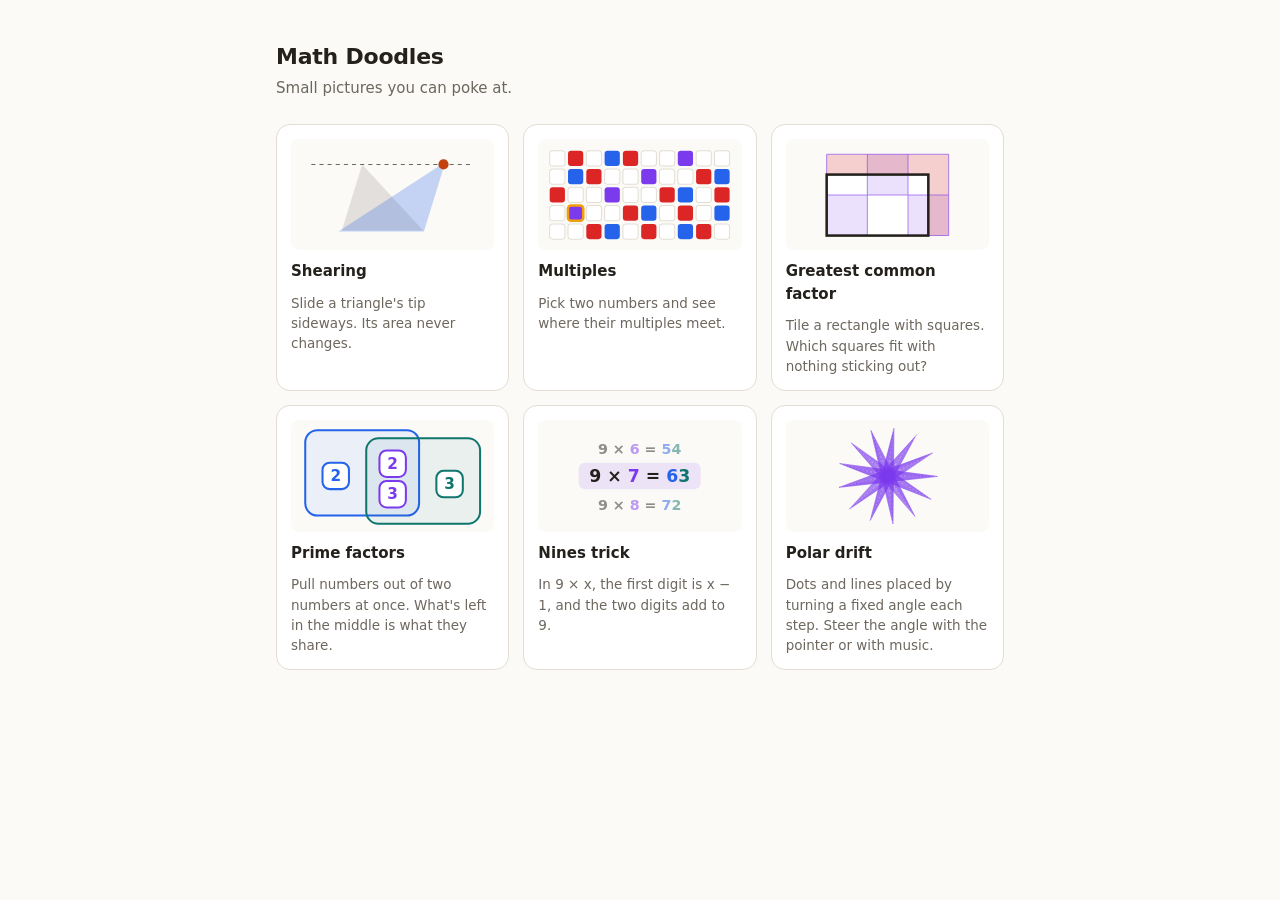
<file: index.html>
<!DOCTYPE html>
<html lang="en">
<head>
<meta charset="utf-8">
<meta name="viewport" content="width=device-width, initial-scale=1">
<title>Math Doodles</title>
<link rel="stylesheet" href="common.css">
<style>
  body { font-size: 15px; line-height: 1.5; }
  main { max-width: 760px; margin: 0 auto; padding: 40px 16px 48px; }
  h1 { margin: 0 0 4px; font-size: 22px; font-weight: 700; letter-spacing: -.01em; }
  .sub { margin: 0 0 24px; color: var(--ink-dim); }
  .cards { display: grid; grid-template-columns: repeat(auto-fill, minmax(220px, 1fr)); gap: 14px; }
  .card {
    display: flex; flex-direction: column; gap: 10px;
    background: var(--panel-solid); border: 1px solid var(--panel-brd); border-radius: 14px;
    padding: 14px; color: inherit; text-decoration: none;
    transition: box-shadow .15s, transform .15s;
  }
  .card:hover { box-shadow: var(--shadow); transform: translateY(-1px); }
  .card svg { width: 100%; height: auto; display: block; border-radius: 8px; background: var(--bg); }
  .card h2 { margin: 0; font-size: 15px; font-weight: 650; }
  .card p { margin: 0; color: var(--ink-dim); font-size: 13.5px; }
</style>
</head>
<body>
<main>
  <h1>Math Doodles</h1>
  <p class="sub">Small pictures you can poke at.</p>

  <div class="cards">
    <a class="card" href="shearing.html">
      <svg viewBox="0 0 200 110" aria-hidden="true">
        <line x1="20" y1="25" x2="180" y2="25" stroke="var(--ink-dim)" stroke-dasharray="4 4"/>
        <polygon points="50,90 130,90 70,25" fill="var(--ink-dim)" opacity=".18"/>
        <polygon points="50,90 130,90 150,25" fill="var(--accent)" opacity=".25" stroke="var(--accent)" stroke-width="2"/>
        <circle cx="150" cy="25" r="5" fill="var(--orange)"/>
      </svg>
      <h2>Shearing</h2>
      <p>Slide a triangle's tip sideways. Its area never changes.</p>
    </a>

    <a class="card" href="multiples.html">
      <svg viewBox="0 0 200 110" aria-hidden="true" id="mini"></svg>
      <h2>Multiples</h2>
      <p>Pick two numbers and see where their multiples meet.</p>
    </a>

    <a class="card" href="gcf.html">
      <svg viewBox="0 0 200 110" aria-hidden="true">
        <!-- a 5 × 3 rectangle tiled with 2 × 2 squares: the third column and second row poke out -->
        <rect x="40" y="35" width="100" height="60" fill="var(--panel-solid)"/>
        <path d="M40 55h40v40h-40zM120 55h40v40h-40zM80 15h40v40h-40z" fill="var(--purple)" opacity=".15"/>
        <rect x="140" y="15" width="20" height="80" fill="var(--red)" opacity=".2"/>
        <rect x="40" y="15" width="100" height="20" fill="var(--red)" opacity=".2"/>
        <path d="M40 15v80M80 15v80M120 15v80M160 15v80M40 15h120M40 55h120M40 95h120" stroke="var(--purple)" stroke-opacity=".6" fill="none"/>
        <rect x="40" y="35" width="100" height="60" fill="none" stroke="var(--ink)" stroke-width="2.5"/>
      </svg>
      <h2>Greatest common factor</h2>
      <p>Tile a rectangle with squares. Which squares fit with nothing sticking out?</p>
    </a>

    <a class="card" href="primes.html">
      <svg viewBox="0 0 200 110" aria-hidden="true">
        <!-- 12 and 18: a 2 and a 3 pulled out of both sit in the overlap, a 2 on A's side, a 3 on B's -->
        <rect x="14" y="10" width="112" height="84" rx="12" fill="var(--blue)" fill-opacity=".07" stroke="var(--blue)" stroke-width="2"/>
        <rect x="74" y="18" width="112" height="84" rx="12" fill="var(--teal)" fill-opacity=".07" stroke="var(--teal)" stroke-width="2"/>
        <g font-family="ui-sans-serif, system-ui, sans-serif" font-weight="800" font-size="15" text-anchor="middle">
          <rect x="31" y="42" width="26" height="26" rx="7" fill="var(--panel-solid)" stroke="var(--blue)" stroke-width="2"/>
          <text x="44" y="60" fill="var(--blue)">2</text>
          <rect x="87" y="30" width="26" height="26" rx="7" fill="var(--panel-solid)" stroke="var(--purple)" stroke-width="2"/>
          <text x="100" y="48" fill="var(--purple)">2</text>
          <rect x="87" y="60" width="26" height="26" rx="7" fill="var(--panel-solid)" stroke="var(--purple)" stroke-width="2"/>
          <text x="100" y="78" fill="var(--purple)">3</text>
          <rect x="143" y="50" width="26" height="26" rx="7" fill="var(--panel-solid)" stroke="var(--teal)" stroke-width="2"/>
          <text x="156" y="68" fill="var(--teal)">3</text>
        </g>
      </svg>
      <h2>Prime factors</h2>
      <p>Pull numbers out of two numbers at once. What's left in the middle is what they share.</p>
    </a>

    <a class="card" href="nines.html">
      <svg viewBox="0 0 200 110" aria-hidden="true" font-family="ui-sans-serif, system-ui, sans-serif" font-weight="700" font-size="14">
        <!-- three rows of the nines table, the middle one picked out -->
        <rect x="40" y="42" width="120" height="26" rx="6" fill="var(--purple)" opacity=".12"/>
        <g text-anchor="middle">
          <text x="100" y="33" opacity=".5"><tspan fill="var(--ink)">9 × </tspan><tspan fill="var(--purple)">6</tspan><tspan fill="var(--ink)"> = </tspan><tspan fill="var(--blue)">5</tspan><tspan fill="var(--teal)">4</tspan></text>
          <text x="100" y="61" font-size="17"><tspan fill="var(--ink)">9 × </tspan><tspan fill="var(--purple)">7</tspan><tspan fill="var(--ink)"> = </tspan><tspan fill="var(--blue)">6</tspan><tspan fill="var(--teal)">3</tspan></text>
          <text x="100" y="89" opacity=".5"><tspan fill="var(--ink)">9 × </tspan><tspan fill="var(--purple)">8</tspan><tspan fill="var(--ink)"> = </tspan><tspan fill="var(--blue)">7</tspan><tspan fill="var(--teal)">2</tspan></text>
        </g>
      </svg>
      <h2>Nines trick</h2>
      <p>In 9 × x, the first digit is x − 1, and the two digits add to 9.</p>
    </a>
    <a class="card" href="polar-drift.html">
      <svg viewBox="0 0 200 110" aria-hidden="true" id="drift"></svg>
      <h2>Polar drift</h2>
      <p>Dots and lines placed by turning a fixed angle each step. Steer the angle with the pointer or with music.</p>
    </a>
  </div>
</main>
<script>
  // a tiny preview of the multiples grid: 3s red, 4s blue, both purple, 12 ringed gold
  (() => {
    const svg = document.getElementById('mini'), ns = 'http://www.w3.org/2000/svg';
    const cols = 10, rows = 5, s = 18, ox = (200 - cols * s) / 2, oy = (110 - rows * s) / 2;
    for (let i = 0; i < cols * rows; i++) {
      const n = i + 1, c = i % cols, r = Math.floor(i / cols);
      const k = (n % 3 === 0) + 2 * (n % 4 === 0);
      const rect = document.createElementNS(ns, 'rect');
      rect.setAttribute('x', ox + c * s + 1.5); rect.setAttribute('y', oy + (rows - 1 - r) * s + 1.5);
      rect.setAttribute('width', s - 3); rect.setAttribute('height', s - 3); rect.setAttribute('rx', 3);
      rect.setAttribute('fill', ['var(--panel-solid)', 'var(--red)', 'var(--blue)', 'var(--purple)'][k]);
      if (!k) { rect.setAttribute('stroke', 'var(--panel-brd)'); }
      if (n === 12) { rect.setAttribute('stroke', 'var(--gold)'); rect.setAttribute('stroke-width', 2.5); }
      svg.appendChild(rect);
    }
  })();
  // the String variation: point n sits at radius ~ n^0.8, turned n × 2.9 radians, joined in order
  (() => {
    const svg = document.getElementById('drift'), ns = 'http://www.w3.org/2000/svg';
    const N = 160, pts = [];
    for (let n = 0; n <= N; n++) {
      const r = 50 * Math.pow(n / N, 0.8), a = n * 2.9;
      pts.push((100 + r * Math.cos(a)).toFixed(1) + ',' + (55 + r * Math.sin(a)).toFixed(1));
    }
    const line = document.createElementNS(ns, 'polyline');
    line.setAttribute('points', pts.join(' '));
    line.setAttribute('fill', 'none');
    line.setAttribute('stroke', 'var(--purple)');
    line.setAttribute('stroke-opacity', '.6');
    line.setAttribute('stroke-width', '.8');
    svg.appendChild(line);
  })();
</script>
</body>
</html>
</file>
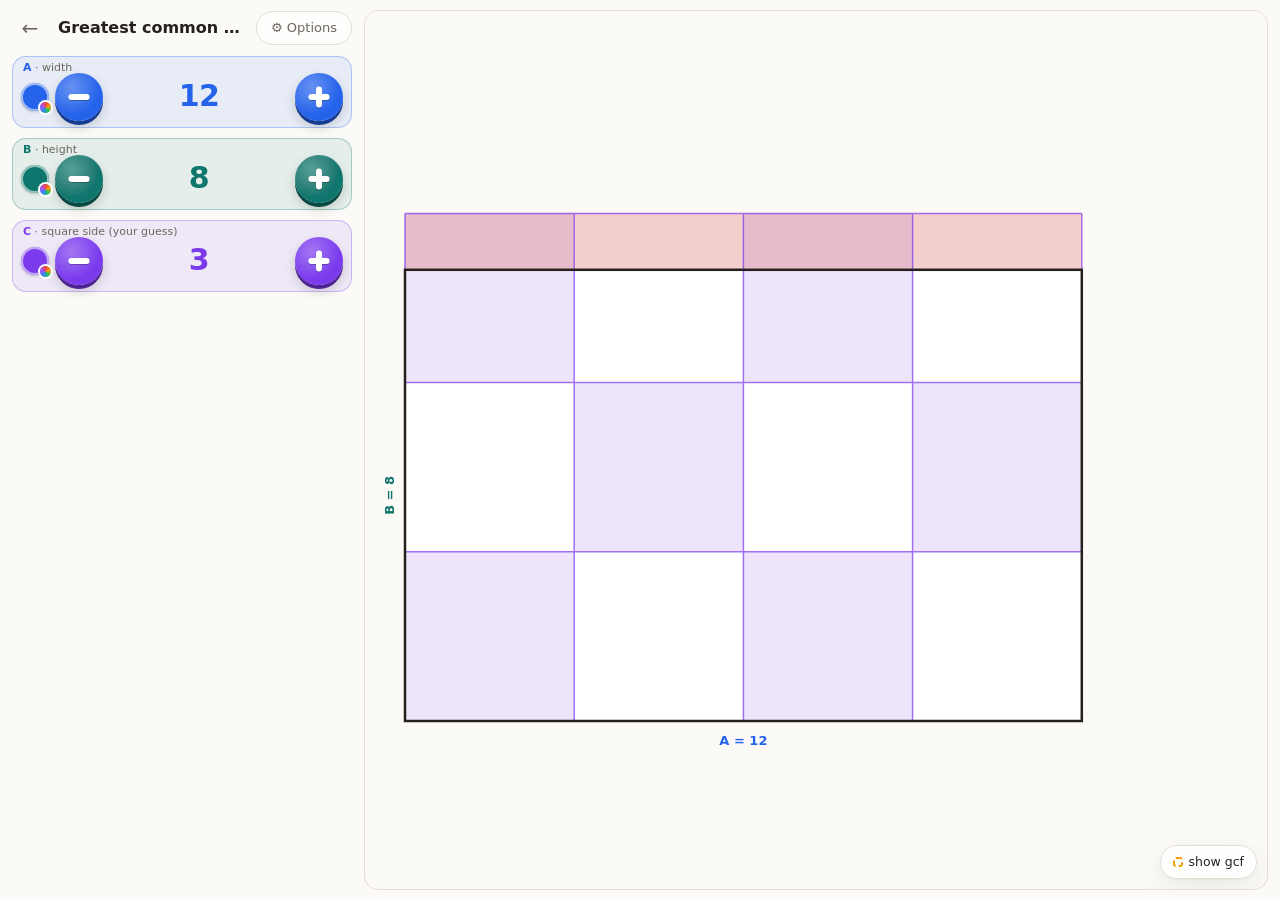
<file: gcf.html>
<!DOCTYPE html>
<html lang="en">
<head>
<meta charset="utf-8">
<meta name="viewport" content="width=device-width, initial-scale=1, viewport-fit=cover">
<title>Greatest common factor</title>
<link rel="stylesheet" href="common.css">
<style>
  :root {
    --a: var(--blue);
    --b: var(--teal);
    --c: var(--purple);
    --over: var(--red);
    --g: var(--gold);
  }

  /* portrait order: header, picture, pickers */
  .top     { order: 0; }
  .stage   { order: 1; }
  .pickers { order: 2; }

  /* A and B side by side, C underneath; one column in the landscape sidebar */
  .pickers { display: grid; grid-template-columns: 1fr 1fr; gap: 10px; }
  .picker.a { --hue: var(--a); }
  .picker.b { --hue: var(--b); }
  .picker.c { --hue: var(--c); grid-column: 1 / -1; }
  @media (orientation: landscape) and (min-width: 700px) {
    .pickers { grid-template-columns: 1fr; }
    .picker.c { grid-column: auto; }
  }
  @media (max-width: 400px) { .picker input[type=number] { font-size: 26px; } .pm { width: 42px; height: 42px; } }

  /* ---- the picture ---- */
  #pic { position: absolute; inset: 0; width: 100%; height: 100%; display: block; }
  #pic text { font: 700 13px ui-sans-serif, system-ui, sans-serif; font-variant-numeric: tabular-nums; }

  /* the "show gcf" toggle on the picture */
  #gbtn[aria-pressed=true] { border-color: var(--g); box-shadow: 0 0 0 1.5px var(--g), var(--shadow); font-weight: 650; }
  #gbtn .sw { display: inline-block; width: 10px; height: 10px; border-radius: 3px; margin-right: 6px; vertical-align: -1px;
              border: 2px dashed var(--g); }

  /* the dots in the Options panel */
  .colors .swatch.a { --hue: var(--a); } .colors .swatch.b { --hue: var(--b); } .colors .swatch.c { --hue: var(--c); }
  .colors .swatch.over { --hue: var(--over); } .colors .swatch.g { --hue: var(--g); }
</style>
</head>
<body>
<div class="app">
  <div class="stage" id="stage">
    <svg id="pic" role="img" aria-label="a rectangle tiled with squares"></svg>
    <button class="float-btn" id="gbtn" aria-pressed="false"><span class="sw"></span><span id="gtxt">show gcf</span></button>
  </div>

  <div class="side">
    <div class="top">
      <a class="back" href="./" aria-label="home">←</a>
      <h1>Greatest common factor <span>· tile a rectangle with squares</span></h1>
      <button class="gear" id="gear" aria-expanded="false" aria-controls="opts">⚙ Options</button>
    </div>

    <div class="panel opts pop" id="opts" hidden>
      <div class="opt">
        <span class="k">colors</span>
        <div class="colors">
          <span class="swatch a"><span class="dot"><input type="color" data-k="a" aria-label="color for A"></span>A</span>
          <span class="swatch b"><span class="dot"><input type="color" data-k="b" aria-label="color for B"></span>B</span>
          <span class="swatch c"><span class="dot"><input type="color" data-k="c" aria-label="color for C"></span>C</span>
          <span class="swatch over"><span class="dot"><input type="color" data-k="over" aria-label="color for the overflow"></span>overflow</span>
          <span class="swatch g"><span class="dot"><input type="color" data-k="g" aria-label="color for the gcf"></span>gcf</span>
          <button class="mini" id="creset">reset</button>
        </div>
      </div>
    </div>

    <div class="pickers">
      <div class="picker a" id="pa">
        <span class="tag"><b>A</b> · width</span>
        <span class="dot" title="pick a color"><input type="color" data-k="a" aria-label="color for A"></span>
        <button class="pm" data-d="-1" aria-label="decrease A"><svg viewBox="0 0 24 24"><path d="M5 12h14"/></svg></button>
        <input type="number" min="1" max="999" value="12" inputmode="numeric" aria-label="A, the width">
        <button class="pm" data-d="1" aria-label="increase A"><svg viewBox="0 0 24 24"><path d="M5 12h14M12 5v14"/></svg></button>
      </div>
      <div class="picker b" id="pb">
        <span class="tag"><b>B</b> · height</span>
        <span class="dot" title="pick a color"><input type="color" data-k="b" aria-label="color for B"></span>
        <button class="pm" data-d="-1" aria-label="decrease B"><svg viewBox="0 0 24 24"><path d="M5 12h14"/></svg></button>
        <input type="number" min="1" max="999" value="8" inputmode="numeric" aria-label="B, the height">
        <button class="pm" data-d="1" aria-label="increase B"><svg viewBox="0 0 24 24"><path d="M5 12h14M12 5v14"/></svg></button>
      </div>
      <div class="picker c" id="pc">
        <span class="tag"><b>C</b> · square side (your guess)</span>
        <span class="dot" title="pick a color"><input type="color" data-k="c" aria-label="color for C"></span>
        <button class="pm" data-d="-1" aria-label="decrease C"><svg viewBox="0 0 24 24"><path d="M5 12h14"/></svg></button>
        <input type="number" min="1" max="999" value="3" inputmode="numeric" aria-label="C, the side of each square">
        <button class="pm" data-d="1" aria-label="increase C"><svg viewBox="0 0 24 24"><path d="M5 12h14M12 5v14"/></svg></button>
      </div>
    </div>
  </div>
</div>

<script src="common.js"></script>
<script>
(() => {
  'use strict';

  const { $, gcd, numberPicker, colorPicker, popovers } = doodle;
  const NS = 'http://www.w3.org/2000/svg';

  const st = { a: 12, b: 8, c: 3, showG: false };
  const pic = $('pic');

  // ---- drawing ------------------------------------------------------------------
  // The rectangle is A wide and B tall, bottom-left corner at the origin.
  // Squares of side C are laid from that corner: enough columns to cover A and
  // enough rows to cover B. Whatever pokes past the right or top edge is overflow.
  function el(tag, attrs, parent = pic) {
    const e = document.createElementNS(NS, tag);
    for (const k in attrs) e.setAttribute(k, attrs[k]);
    parent.appendChild(e);
    return e;
  }

  function draw() {
    const { a, b, c } = st;
    const W = pic.clientWidth, H = pic.clientHeight;
    if (!W || !H) return;
    pic.setAttribute('viewBox', `0 0 ${W} ${H}`);
    pic.replaceChildren();

    const nx = Math.ceil(a / c), ny = Math.ceil(b / c);   // squares across, squares up
    const tw = nx * c, th = ny * c;                         // how far the tiles reach
    // room for the A label underneath and the B label on the left
    const L = 40, R = 16, T = 16, Bm = 38;
    // The scale depends on A and B only, so changing C never moves the rectangle.
    // A spare strip to the right and above shows the overflow; any more is cut off.
    const fw = a * 1.25, fh = b * 1.25;
    const s = Math.min((W - L - R) / fw, (H - T - Bm) / fh);  // pixels per unit
    const ox = L + (W - L - R - fw * s) / 2, oy = T + (H - T - Bm - fh * s) / 2 + fh * s;  // screen spot of (0, 0)
    const X = u => ox + u * s, Y = v => oy - v * s;

    // the rectangle itself
    el('rect', { x: X(0), y: Y(b), width: a * s, height: b * s, fill: 'var(--panel-solid)' });

    // checkerboard the squares (when there aren't so many it turns to mush)
    const cs = c * s;
    if (cs >= 6 && nx * ny <= 40000) {
      let d = '';
      for (let j = 0; j < ny; j++)
        for (let i = (j % 2); i < nx; i += 2)
          d += `M${X(i * c)} ${Y((j + 1) * c)}h${cs}v${cs}h${-cs}z`;
      el('path', { d, fill: 'var(--c)', 'fill-opacity': .13 });
    }

    // overflow: the strip past the right edge, and the strip above the top edge
    const over = { fill: 'var(--over)', 'fill-opacity': .2 };
    if (tw > a) el('rect', { x: X(a), y: Y(th), width: (tw - a) * s, height: th * s, ...over });
    if (th > b) el('rect', { x: X(0), y: Y(th), width: a * s, height: (th - b) * s, ...over });

    // square outlines: one line at every multiple of C (skipped when they'd be a blur)
    if (cs >= 3) {
      let d = '';
      for (let i = 0; i <= nx; i++) d += `M${X(i * c)} ${Y(0)}V${Y(th)}`;
      for (let j = 0; j <= ny; j++) d += `M${X(0)} ${Y(j * c)}H${X(tw)}`;
      el('path', { d, stroke: 'var(--c)', 'stroke-opacity': cs >= 12 ? .7 : .35, 'stroke-width': cs >= 12 ? 1.5 : 1, fill: 'none' });
    }

    // the gcf overlay: the biggest square that tiles the rectangle exactly, dashed in gold,
    // with the one in the corner filled in so its size is easy to see
    if (st.showG) {
      const g = gcd(a, b), gs = g * s;
      el('rect', { x: X(0), y: Y(g), width: gs, height: gs, fill: 'var(--g)', 'fill-opacity': .3 });
      if (gs >= 4) {
        let d = '';
        for (let i = 1; i < a / g; i++) d += `M${X(i * g)} ${Y(0)}V${Y(b)}`;
        for (let j = 1; j < b / g; j++) d += `M${X(0)} ${Y(j * g)}H${X(a)}`;
        el('path', { d, stroke: 'var(--g)', 'stroke-width': 2.5, 'stroke-dasharray': '7 5', fill: 'none' });
      }
      el('rect', { x: X(0), y: Y(g), width: gs, height: gs, fill: 'none', stroke: 'var(--g)', 'stroke-width': 2.5 });
    }

    // the rectangle's edge, drawn last so it sits on top
    el('rect', { x: X(0), y: Y(b), width: a * s, height: b * s, fill: 'none', stroke: 'var(--ink)', 'stroke-width': 2.5 });

    // side labels
    el('text', { x: X(a / 2), y: Y(0) + 24, fill: 'var(--a)', 'text-anchor': 'middle' }).textContent = `A = ${a}`;
    el('text', { x: X(0) - 14, y: Y(b / 2), fill: 'var(--b)', 'text-anchor': 'middle',
                 transform: `rotate(-90 ${X(0) - 14} ${Y(b / 2)})`, 'dominant-baseline': 'middle' }).textContent = `B = ${b}`;
  }

  // ---- controls -----------------------------------------------------------------
  for (const key of ['a', 'b', 'c'])
    numberPicker($('p' + key), { get: () => st[key], onChange: v => { st[key] = v; draw(); label(); } });

  const gbtn = $('gbtn');
  const label = () => { $('gtxt').textContent = st.showG ? `gcf = ${gcd(st.a, st.b)}` : 'show gcf'; };
  gbtn.addEventListener('click', () => {
    st.showG = !st.showG; gbtn.setAttribute('aria-pressed', st.showG); label(); draw();
  });

  popovers([[$('gear'), $('opts')]]);
  $('creset').addEventListener('click', colorPicker('gcf.colors', ['a', 'b', 'c', 'over', 'g']).reset);

  new ResizeObserver(draw).observe($('stage'));
})();
</script>
</body>
</html>
</file>
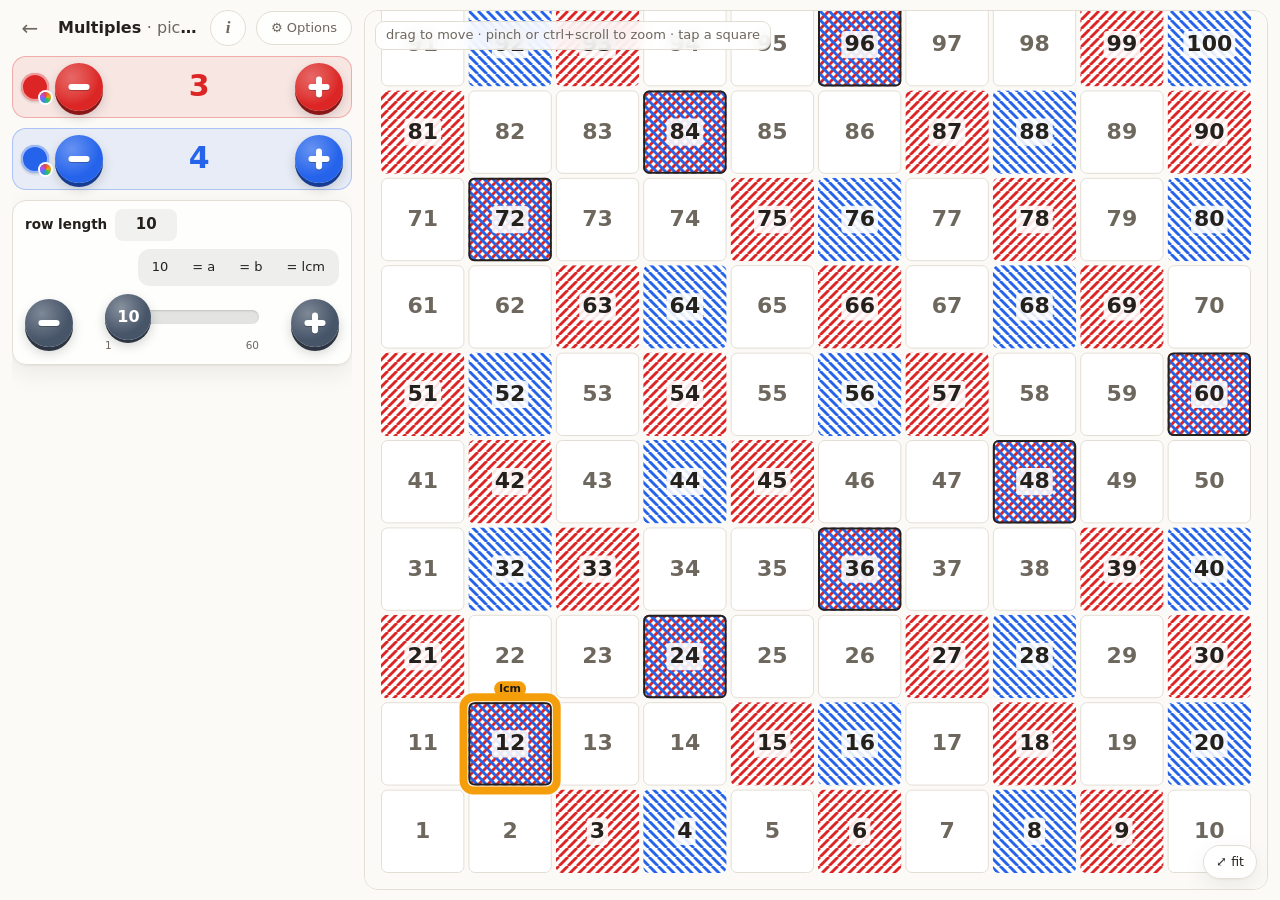
<file: multiples.html>
<!DOCTYPE html>
<html lang="en">
<head>
<meta charset="utf-8">
<meta name="viewport" content="width=device-width, initial-scale=1, viewport-fit=cover">
<title>Multiples grid</title>
<link rel="stylesheet" href="common.css">
<style>
  :root {
    --a: var(--red);
    --b: var(--blue);
    --ab: var(--purple);
    --lcm: var(--gold);
    --w: var(--slate);
    --cell: var(--panel-solid);
  }

  /* portrait order: header, pickers, grid (fills the rest), row length.
     The legend lives in a pop-over behind the ⓘ button. */
  .top     { order: 0; }
  .pickers { order: 1; }
  .stage   { order: 2; }
  .rowlen  { order: 3; }

  @media (orientation: landscape) and (min-width: 700px) {
    .pickers { flex-direction: column; }
  }

  /* ---- the two number pickers ---- */
  .pickers { display: flex; gap: 10px; }
  .picker.a { --hue: var(--a); }
  .picker.b { --hue: var(--b); }

  .dot.ab { --hue: var(--ab); }

  /* ---- options ---- */
  .chk input { accent-color: var(--ab); }
  .colors .swatch.a { --hue: var(--a); } .colors .swatch.b { --hue: var(--b); }

  /* ---- the canvas ---- */
  #c { display: block; width: 100%; height: 100%; touch-action: none; cursor: grab; }
  #c.dragging { cursor: grabbing; }
  .readout {
    position: absolute; left: 10px; top: 10px; pointer-events: none; max-width: calc(100% - 20px);
    background: var(--panel); border: 1px solid var(--panel-brd); border-radius: 9px;
    padding: 4px 10px; font-size: 13px; font-variant-numeric: tabular-nums;
    -webkit-backdrop-filter: blur(8px); backdrop-filter: blur(8px);
  }
  .readout:empty { display: none; }
  .readout.hint { color: var(--ink-dim); }

  /* ---- row length ---- */
  .rowlen { --hue: var(--w); display: flex; flex-direction: column; gap: 6px; padding: 8px 12px 10px; }
  .rl-head { display: flex; align-items: center; gap: 8px; flex-wrap: wrap; }
  .rl-head .k { font-weight: 650; font-size: 13.5px; }
  .rl-head .seg { margin-left: auto; }
  .rl-head .mini { padding: 6px 11px; }
  .rl-ctl { display: flex; align-items: center; gap: 10px; }
  .numbox {
    font: inherit; font-weight: 700; font-size: 15px; font-variant-numeric: tabular-nums; color: var(--ink);
    width: 62px; padding: 4px 8px; text-align: center;
    background: color-mix(in srgb, var(--ink) 6%, transparent);
    border: 1px solid transparent; border-radius: 8px;
    -moz-appearance: textfield; appearance: textfield;
  }
  .numbox:focus { outline: none; border-color: var(--ink-dim); }
  .numbox::-webkit-inner-spin-button, .numbox::-webkit-outer-spin-button { -webkit-appearance: none; margin: 0; }

  /* custom slider: tap anywhere to jump, drag anywhere to slide, value shown in the knob */
  .slider { position: relative; flex: 1; height: 62px; cursor: pointer; touch-action: none; user-select: none; -webkit-user-select: none; }
  .slider:focus { outline: none; }
  .slider .track {
    position: absolute; left: 22px; right: 22px; top: 25px; height: 14px; margin-top: -7px;
    border-radius: 999px; background: color-mix(in srgb, var(--ink) 12%, transparent);
    box-shadow: inset 0 1px 2px rgba(0,0,0,.15);
  }
  .slider .fill {
    position: absolute; left: 0; top: 0; bottom: 0; width: calc(var(--p) * 100%);
    border-radius: inherit; background: var(--hue);
  }
  .slider .knob {
    position: absolute; top: 25px; left: calc(22px + var(--p) * (100% - 44px));
    width: 46px; height: 46px; margin: -23px 0 0 -23px; border-radius: 999px;
    display: grid; place-items: center;
    font-weight: 800; font-size: 16px; font-variant-numeric: tabular-nums; color: #fff;
    background: radial-gradient(circle at 35% 30%, color-mix(in srgb, var(--hue) 65%, #fff), var(--hue) 60%);
    box-shadow: 0 3px 0 color-mix(in srgb, var(--hue) 62%, #000), 0 5px 12px rgba(0,0,0,.2);
    transition: transform .08s;
  }
  .slider.active .knob { transform: scale(1.12); }
  .slider:focus-visible .knob { outline: 3px solid color-mix(in srgb, var(--hue) 45%, transparent); outline-offset: 2px; }
  .slider .ends {
    position: absolute; left: 22px; right: 22px; bottom: 0;
    display: flex; justify-content: space-between; font-size: 10.5px; color: var(--ink-dim); pointer-events: none;
  }

  /* ---- legend ---- */
  .info { padding: 8px 14px; }
  .legend { display: flex; flex-wrap: wrap; gap: 4px 16px; font-size: 13px; }
  .legend .item { display: flex; align-items: center; gap: 7px; }
  .legend b { font-variant-numeric: tabular-nums; }
  .chip { width: 16px; height: 16px; border-radius: 4px; background-color: var(--cell); }
  .chip.lcm { box-shadow: 0 0 0 2.5px var(--lcm); }
  .legend {
    --sa: repeating-linear-gradient(45deg, var(--a) 0 3px, transparent 3px 6px);
    --sb: repeating-linear-gradient(-45deg, var(--b) 0 3px, transparent 3px 6px);
  }
  .legend[data-scheme=hatch]  .a  { background-image: var(--sa); }
  .legend[data-scheme=hatch]  .b  { background-image: var(--sb); }
  .legend[data-scheme=hatch]  .ab { background-image: var(--sa), var(--sb); }
  .legend[data-scheme=purple] .a  { background-image: var(--sa); }
  .legend[data-scheme=purple] .b  { background-image: var(--sb); }
  .legend[data-scheme=purple] .ab { background-color: var(--ab); }
  .legend[data-scheme=alt] .a  { background-image: repeating-linear-gradient(-45deg, var(--a) 0 3px, transparent 3px 6px); }
  .legend[data-scheme=alt] .b  { background-image: repeating-linear-gradient(-45deg, var(--b) 0 3px, transparent 3px 6px); }
  .legend[data-scheme=alt] .ab { background-image: repeating-linear-gradient(-45deg, var(--a) 0 3px, var(--b) 3px 6px); }
  .legend[data-scheme=solid] .a  { background-color: var(--a); }
  .legend[data-scheme=solid] .b  { background-color: var(--b); }
  .legend[data-scheme=solid] .ab { background-color: var(--ab); }
  .legend[data-scheme=split] .a  { background-color: var(--a); }
  .legend[data-scheme=split] .b  { background-color: var(--b); }
  .legend[data-scheme=split] .ab { background-image: linear-gradient(135deg, var(--a) 50%, var(--b) 50%); }
  .note { margin-top: 6px; color: var(--ink-dim); font-size: 12.5px; }
  .note b { color: var(--ink); font-variant-numeric: tabular-nums; }
  .note .l { color: var(--ink); background: color-mix(in srgb, var(--lcm) 30%, transparent); border-radius: 4px; padding: 0 4px; }
</style>
</head>
<body>
<div class="app" id="app">
  <div class="stage" id="stage">
    <canvas id="c"></canvas>
    <div class="readout hint" id="readout">drag to move · pinch or ctrl+scroll to zoom · tap a square</div>
    <button class="float-btn" id="fit" title="fit the rows to the screen">⤢ fit</button>
  </div>

  <div class="side">
    <div class="top">
      <a class="back" href="./" aria-label="home">←</a>
      <h1>Multiples <span>· pick two numbers, see where they meet</span></h1>
      <button class="gear i" id="infob" aria-expanded="false" aria-controls="info" aria-label="what am I looking at?" title="what am I looking at?">i</button>
      <button class="gear" id="gear" aria-expanded="false" aria-controls="opts">⚙ Options</button>
    </div>

    <div class="panel opts pop" id="opts" hidden>
      <div class="opt">
        <span class="k">colors</span>
        <div class="colors">
          <span class="swatch a"><span class="dot"><input type="color" data-k="a" aria-label="color for a"></span>a</span>
          <span class="swatch b"><span class="dot"><input type="color" data-k="b" aria-label="color for b"></span>b</span>
          <span class="swatch ab"><span class="dot ab"><input type="color" data-k="ab" aria-label="color for both"></span>both</span>
          <button class="mini" id="creset">reset</button>
        </div>
      </div>
      <div class="opt">
        <span class="k">pattern</span>
        <div class="seg">
          <input type="radio" name="scheme" id="s-hatch" value="hatch" checked><label for="s-hatch">Crosshatch</label>
          <input type="radio" name="scheme" id="s-purple" value="purple"><label for="s-purple">Stripes + both</label>
          <input type="radio" name="scheme" id="s-alt" value="alt"><label for="s-alt">Stripes</label>
          <input type="radio" name="scheme" id="s-solid" value="solid"><label for="s-solid">Solid</label>
          <input type="radio" name="scheme" id="s-split" value="split"><label for="s-split">Split</label>
        </div>
      </div>
      <div class="opt">
        <span class="k">start at</span>
        <div class="seg">
          <input type="radio" name="start" id="st1" value="1" checked><label for="st1">1</label>
          <input type="radio" name="start" id="st0" value="0"><label for="st0">0</label>
        </div>
      </div>
      <div class="opt">
        <span class="k">show</span>
        <label class="chk"><input type="checkbox" id="o-num" checked> numbers</label>
        <label class="chk"><input type="checkbox" id="o-ring" checked> ring overlaps</label>
        <label class="chk"><input type="checkbox" id="o-focus"> only overlaps</label>
        <label class="chk"><input type="checkbox" id="o-lcm" checked> mark lcm</label>
      </div>
    </div>

    <div class="pickers">
      <div class="picker a" id="pa">
        <span class="dot" title="pick a color"><input type="color" data-k="a" aria-label="color for a"></span>
        <button class="pm" data-d="-1" aria-label="decrease a"><svg viewBox="0 0 24 24"><path d="M5 12h14"/></svg></button>
        <input type="number" min="1" max="999" value="3" inputmode="numeric" aria-label="a">
        <button class="pm" data-d="1" aria-label="increase a"><svg viewBox="0 0 24 24"><path d="M5 12h14M12 5v14"/></svg></button>
      </div>
      <div class="picker b" id="pb">
        <span class="dot" title="pick a color"><input type="color" data-k="b" aria-label="color for b"></span>
        <button class="pm" data-d="-1" aria-label="decrease b"><svg viewBox="0 0 24 24"><path d="M5 12h14"/></svg></button>
        <input type="number" min="1" max="999" value="4" inputmode="numeric" aria-label="b">
        <button class="pm" data-d="1" aria-label="increase b"><svg viewBox="0 0 24 24"><path d="M5 12h14M12 5v14"/></svg></button>
      </div>
    </div>

    <div class="panel rowlen">
      <div class="rl-head">
        <span class="k">row length</span>
        <input type="number" class="numbox" id="wbox" min="1" max="999" value="10" inputmode="numeric" aria-label="row length">
        <div class="seg">
          <button class="mini" data-w="10">10</button>
          <button class="mini" data-w="a">= a</button>
          <button class="mini" data-w="b">= b</button>
          <button class="mini" data-w="lcm">= lcm</button>
        </div>
      </div>
      <div class="rl-ctl">
        <button class="pm" id="wminus" aria-label="shorter rows"><svg viewBox="0 0 24 24"><path d="M5 12h14"/></svg></button>
        <div class="slider" id="wslider" role="slider" tabindex="0" aria-label="row length" aria-valuemin="1">
          <div class="track"><div class="fill"></div></div>
          <div class="knob" id="wknob">10</div>
          <div class="ends"><span>1</span><span id="wmax"></span></div>
        </div>
        <button class="pm" id="wplus" aria-label="longer rows"><svg viewBox="0 0 24 24"><path d="M5 12h14M12 5v14"/></svg></button>
      </div>
    </div>

    <div class="panel info pop" id="info" hidden>
      <div class="legend" id="legend" data-scheme="hatch">
        <span class="item"><span class="chip a"></span>multiples of <b id="la">3</b></span>
        <span class="item"><span class="chip b"></span>multiples of <b id="lb">4</b></span>
        <span class="item"><span class="chip ab"></span>both</span>
        <span class="item" id="llcm"><span class="chip ab lcm"></span>lcm = <b id="ll">12</b></span>
      </div>
      <div class="note" id="note"></div>
    </div>
  </div>
</div>

<script src="common.js"></script>
<script>
(() => {
  'use strict';

  const { $, clamp, gcd, holdRepeat, numberPicker, rgb, colorPicker, popovers } = doodle;

  const MIN_CELL = 2, MAX_CELL = 160;     // cell size limits in CSS px
  const FIT_CELL = 90;                    // biggest cell "fit" will pick
  const MARGIN = 14;                      // breathing room around the grid edge
  const SL_MAX = 60;                      // right end of the row-length slider (the box takes bigger values)
  const st = {
    a: 3, b: 4, start: 1, w: 10,
    scheme: 'hatch', nums: true, ring: true, focus: false, markLcm: true,
    cw: 40, ch: 40,       // cell width / height in CSS px
    px: 0, py: 0,         // the (column, row) shown at the bottom-left corner of the view
    fitted: true,         // view is "rows fill the width" — keep it that way on resize
    hover: null
  };

  const cv = $('c'), ctx = cv.getContext('2d');
  let W = 0, H = 0, dpr = 1;
  let col = {};          // colors read from CSS
  let pats = {};         // stripe patterns

  const lum = c => {
    const [r, g, b] = rgb(c).map(v => { v /= 255; return v <= .04045 ? v / 12.92 : ((v + .055) / 1.055) ** 2.4; });
    return .2126 * r + .7152 * g + .0722 * b;
  };
  // white numbers on dark fills, dark numbers on light ones (so a yellow pick stays readable)
  const textOn = L => L > .3 ? '#1c1917' : '#fff';

  // ---- colors and stripe patterns --------------------------------------------
  function readColors() {
    const cs = getComputedStyle(document.documentElement);
    for (const k of ['bg', 'panel-brd', 'ink', 'ink-dim', 'a', 'b', 'ab', 'lcm', 'cell'])
      col[k] = cs.getPropertyValue('--' + k).trim();
    col.ta = textOn(lum(col.a)); col.tb = textOn(lum(col.b)); col.tab = textOn(lum(col.ab));
    col.tsplit = textOn((lum(col.a) + lum(col.b)) / 2);
    buildPatterns();
  }
  function tile(draw) {
    const T = 9, S = Math.round(T * dpr);
    const t = document.createElement('canvas');
    t.width = t.height = S;
    const g = t.getContext('2d');
    draw(g, S);
    const p = ctx.createPattern(t, 'repeat');
    p.T = T; p.S = S;
    return p;
  }
  const lines = (g, S, color, w, dir) => {
    g.strokeStyle = color; g.lineWidth = w; g.beginPath();
    for (let k = -1; k <= 1; k++) {
      if (dir > 0) { g.moveTo(k * S, S); g.lineTo(k * S + S, 0); }   // ╱
      else         { g.moveTo(k * S, 0); g.lineTo(k * S + S, S); }   // ╲
    }
    g.stroke();
  };
  function buildPatterns() {
    pats = {
      aUp:   tile((g, S) => lines(g, S, col.a, S * .32, 1)),
      bDown: tile((g, S) => lines(g, S, col.b, S * .32, -1)),
      aUp2:  tile((g, S) => lines(g, S, col.a, S * .32, 1)),
      bUp:   tile((g, S) => lines(g, S, col.b, S * .32, 1)),
      abUp:  tile((g, S) => { g.fillStyle = col.b; g.fillRect(0, 0, S, S); lines(g, S, col.a, S / (2 * Math.SQRT2), 1); })
    };
  }

  // ---- view geometry ------------------------------------------------------------
  // column c, row r (row 0 at the bottom) -> top-left corner on screen
  const sx = c => (c - st.px) * st.cw;
  const sy = r => H - (r - st.py + 1) * st.ch;

  function clampPan() {
    const minX = -MARGIN / st.cw, minY = -MARGIN / st.ch;
    const maxX = Math.max(minX, st.w - (W - MARGIN) / st.cw);
    // a row narrower than the view sits in the middle; a wider one can slide side to side
    st.px = st.w * st.cw <= W - 2 * MARGIN ? -(W - st.w * st.cw) / 2 / st.cw : clamp(st.px, minX, maxX);
    st.py = clamp(st.py, minY, 1e7);
  }

  // scale cells by f, keeping the grid point under (mx, my) fixed
  function zoomAt(f, mx, my) {
    const gx = st.px + mx / st.cw, gy = st.py + (H - my) / st.ch;
    st.cw = clamp(st.cw * f, MIN_CELL, MAX_CELL);
    st.ch = clamp(st.ch * f, MIN_CELL, MAX_CELL);
    st.px = gx - mx / st.cw;
    st.py = gy - (H - my) / st.ch;
    st.fitted = false;
    clampPan(); req();
  }

  // square cells, sized so a whole row fits across, starting from the first number
  function fit() {
    if (!W) return;
    const s = clamp(Math.min((W - 2 * MARGIN) / st.w, FIT_CELL), MIN_CELL, MAX_CELL);
    st.cw = st.ch = s;
    st.px = -MARGIN / s; st.py = -MARGIN / s;
    st.fitted = true;
    clampPan(); req();
  }

  // ---- drawing ------------------------------------------------------------------
  let queued = false;
  const req = () => { if (!queued) { queued = true; requestAnimationFrame(draw); } };

  function kind(n) {
    const ma = n % st.a === 0, mb = n % st.b === 0;
    return ma && mb ? 3 : ma ? 1 : mb ? 2 : 0;
  }

  function fillCell(k, x, y, w, h, small) {
    const s = st.scheme;
    if (small || s === 'solid') {
      ctx.fillStyle = k === 1 ? col.a : k === 2 ? col.b : col.ab;
      if (small) {
        // snap tiny cells to whole device pixels so neighbours meet without hairline seams
        const snap = v => Math.round(v * dpr) / dpr;
        const x0 = snap(x), y0 = snap(y);
        ctx.fillRect(x0, y0, snap(x + w) - x0, snap(y + h) - y0); return;
      }
      ctx.fillRect(x, y, w, h); return;
    }
    if (s === 'split') {
      if (k === 3) {
        ctx.fillStyle = col.a; ctx.beginPath(); ctx.moveTo(x, y); ctx.lineTo(x + w, y); ctx.lineTo(x, y + h); ctx.fill();
        ctx.fillStyle = col.b; ctx.beginPath(); ctx.moveTo(x + w, y); ctx.lineTo(x + w, y + h); ctx.lineTo(x, y + h); ctx.fill();
      } else { ctx.fillStyle = k === 1 ? col.a : col.b; ctx.fillRect(x, y, w, h); }
      return;
    }
    ctx.fillStyle = col.cell; ctx.fillRect(x, y, w, h);
    const use = p => { ctx.fillStyle = p; ctx.fillRect(x, y, w, h); };
    if (s === 'hatch')  { if (k & 1) use(pats.aUp);  if (k & 2) use(pats.bDown); }
    if (s === 'purple') { if (k === 3) { ctx.fillStyle = col.ab; ctx.fillRect(x, y, w, h); } else use(k === 1 ? pats.aUp : pats.bDown); }
    if (s === 'alt')    use(k === 1 ? pats.aUp2 : k === 2 ? pats.bUp : pats.abUp);
  }

  function draw() {
    queued = false;
    const { a, b, start, w, cw, ch } = st;
    ctx.setTransform(dpr, 0, 0, dpr, 0, 0);
    ctx.fillStyle = col.bg; ctx.fillRect(0, 0, W, H);

    // anchor the stripe patterns to the grid so they slide with it while panning
    const ox = -st.px * cw, oy = H + st.py * ch;
    for (const p of Object.values(pats)) p.setTransform(new DOMMatrix().translate(ox, oy).scale(1 / dpr));

    const c0 = Math.max(0, Math.floor(st.px)), c1 = Math.min(w - 1, Math.floor(st.px + W / cw));
    const r0 = Math.max(0, Math.floor(st.py)), r1 = Math.floor(st.py + H / ch);
    const small = Math.min(cw, ch) < 10;
    const gap = small ? 0 : Math.min(4, Math.min(cw, ch) * .1);
    const rad = small ? 0 : Math.min(6, Math.min(cw, ch) * .18);
    const iw = cw - gap, ih = ch - gap;

    // the grid's own background (covers blank cells when they're too small to outline)
    if (small) {
      ctx.fillStyle = col.cell;
      const top = Math.max(0, sy(r1)), x0 = sx(c0), x1 = sx(c1 + 1);
      ctx.fillRect(x0, top, x1 - x0, sy(r0) + ch - top);
    }

    const g = gcd(a, b), l = a / g * b;
    const fs = Math.min(ch * .42, (cw - 4) / 3.4, 22);  // sized so 3-digit numbers fit; grows no further
    const filled = small || st.scheme === 'solid' || st.scheme === 'split';   // numbers sit straight on the color
    let lcmCell = null;

    for (let r = r0; r <= r1; r++) {
      for (let c = c0; c <= c1; c++) {
        const n = start + r * w + c;
        const k = kind(n);
        const x = sx(c) + gap / 2, y = sy(r) + gap / 2;
        if (n === l) lcmCell = { x, y };
        if (k === 0 && small) continue;
        ctx.globalAlpha = st.focus && k !== 3 ? .25 : 1;

        ctx.save();
        if (!small) { ctx.beginPath(); ctx.roundRect(x, y, iw, ih, rad); ctx.clip(); }
        if (k === 0) { ctx.fillStyle = col.cell; ctx.fillRect(x, y, iw, ih); }
        else fillCell(k, x, y, iw, ih, small);
        ctx.restore();

        if (!small) {
          ctx.lineWidth = 1;
          if (k === 0) { ctx.strokeStyle = col['panel-brd']; ctx.beginPath(); ctx.roundRect(x + .5, y + .5, iw - 1, ih - 1, rad); ctx.stroke(); }
          if (k === 3 && st.ring) { ctx.strokeStyle = col.ink; ctx.lineWidth = 2; ctx.beginPath(); ctx.roundRect(x + 1, y + 1, iw - 2, ih - 2, Math.max(0, rad - 1)); ctx.stroke(); }
        }

        if (st.nums && fs >= 7.5) {
          const t = String(n);
          const f = Math.min(fs, (cw - 4) / (t.length * .62));
          if (f >= 6.5) {
            ctx.font = `600 ${f}px ui-sans-serif, system-ui, sans-serif`;
            const cx = x + iw / 2, cy = y + ih / 2;
            if (k !== 0 && !filled) {
              const tw = ctx.measureText(t).width;
              ctx.fillStyle = col.cell; ctx.globalAlpha *= .88;
              ctx.beginPath(); ctx.roundRect(cx - tw / 2 - 3, cy - f * .62, tw + 6, f * 1.24, 4); ctx.fill();
              ctx.globalAlpha = st.focus && k !== 3 ? .25 : 1;
            }
            ctx.fillStyle = k === 0 ? col['ink-dim'] : !filled ? col.ink
              : k === 1 ? col.ta : k === 2 ? col.tb : st.scheme === 'split' && !small ? col.tsplit : col.tab;
            ctx.textAlign = 'center'; ctx.textBaseline = 'middle';
            ctx.fillText(t, cx, cy + f * .04);
          }
        }
      }
    }
    ctx.globalAlpha = 1;

    // the lcm: a gold ring, plus a label when there's room
    if (st.markLcm && lcmCell && a !== b) {
      const { x, y } = lcmCell;
      ctx.strokeStyle = col.lcm;
      if (small) {
        const R = Math.max(7, Math.min(cw, ch));
        ctx.lineWidth = 2.5;
        ctx.beginPath(); ctx.arc(x + cw / 2, y + ch / 2, R, 0, Math.PI * 2); ctx.stroke();
      } else {
        const lw = Math.max(3, Math.min(cw, ch) * .09);
        ctx.lineWidth = lw;
        ctx.beginPath(); ctx.roundRect(x - lw / 2 - 1, y - lw / 2 - 1, iw + lw + 2, ih + lw + 2, rad + lw / 2); ctx.stroke();
        if (Math.min(cw, ch) >= 22) {
          ctx.font = `700 11px ui-sans-serif, system-ui, sans-serif`;
          const tw = ctx.measureText('lcm').width + 10;
          const tx = x + iw / 2 - tw / 2, ty = y - lw - 13;
          ctx.fillStyle = col.lcm;
          ctx.beginPath(); ctx.roundRect(tx, ty, tw, 15, 7); ctx.fill();
          ctx.fillStyle = '#1c1917'; ctx.textAlign = 'center'; ctx.textBaseline = 'middle';
          ctx.fillText('lcm', x + iw / 2, ty + 8);
        }
      }
    }

    // hover / tapped-cell outline
    if (st.hover) {
      const { c, r } = st.hover;
      ctx.strokeStyle = col.ink; ctx.lineWidth = 1.5; ctx.setLineDash([3, 3]);
      ctx.strokeRect(sx(c) + .75, sy(r) + .75, cw - 1.5, ch - 1.5);
      ctx.setLineDash([]);
    }
  }

  // ---- text below and above the canvas ------------------------------------------
  function describe() {
    const { a, b, start } = st, g = gcd(a, b), l = a / g * b;
    $('la').textContent = a; $('lb').textContent = b; $('ll').textContent = l;
    $('llcm').style.display = st.markLcm && a !== b ? '' : 'none';
    $('note').innerHTML = a === b
      ? `Same number twice — every multiple overlaps.`
      : `The overlaps are exactly the multiples of <span class="l">${l}</span>, the <b>least common multiple</b>: ` +
        `the smallest number both ${a} and ${b} divide ` +
        (g === 1
          ? `(they share no common factor, so it's just ${a} × ${b}).`
          : `(${a} × ${b} ÷ ${g}, because they share the factor <b>${g}</b>).`) +
        ` So 1 in ${a} squares gets ${a}'s color, 1 in ${b} gets ${b}'s, and 1 in ${l} gets both.` +
        (start === 0 ? ` 0 counts as both: it's 0 × anything.` : '');
    showHover();
  }
  let hinted = true;     // the "how to use" hint shows in the readout until the grid is first touched
  function showHover() {
    const h = st.hover, ro = $('readout');
    if (!h) { if (!hinted) ro.textContent = ''; return; }
    hinted = false; ro.classList.remove('hint');
    const n = st.start + h.r * st.w + h.c, k = kind(n);
    const what = ['', `multiple of ${st.a}`, `multiple of ${st.b}`, `multiple of both`][k];
    ro.textContent = `${n}` + (what ? ` · ${what}` : '') + ` · row ${h.r}, column ${h.c}`;
  }
  function dropHint() { if (hinted) { hinted = false; $('readout').classList.remove('hint'); $('readout').textContent = ''; showHover(); } }

  // ---- controls -----------------------------------------------------------------
  for (const key of ['a', 'b'])
    numberPicker($('p' + key), { get: () => st[key], onChange: v => { st[key] = v; describe(); req(); } });

  // options: a pop-over in portrait, inline in the landscape sidebar; the legend: always a pop-over
  popovers([[$('gear'), $('opts')], [$('infob'), $('info')]]);

  document.querySelectorAll('input[name=scheme]').forEach(r => r.addEventListener('change', () => {
    st.scheme = $('legend').dataset.scheme = r.value; req();
  }));
  document.querySelectorAll('input[name=start]').forEach(r => r.addEventListener('change', () => {
    st.start = +r.value; describe(); req();
  }));

  // row length: changing it always refits so whole rows stay on screen
  const sl = $('wslider'), knob = $('wknob');
  $('wmax').textContent = SL_MAX;
  sl.setAttribute('aria-valuemax', SL_MAX);
  function setWidth(w) {
    w = clamp(Math.round(w) || 1, 1, 999);
    const changed = w !== st.w;
    st.w = w;
    sl.style.setProperty('--p', (Math.min(w, SL_MAX) - 1) / (SL_MAX - 1));
    knob.textContent = w; sl.setAttribute('aria-valuenow', w);
    if (document.activeElement !== $('wbox')) $('wbox').value = w;
    if (changed) { if (hoverOff()) showHover(); fit(); }
  }
  const hoverOff = () => { if (st.hover && st.hover.c >= st.w) { st.hover = null; return true; } return false; };
  const fromX = x => {
    const r = sl.querySelector('.track').getBoundingClientRect();
    return 1 + Math.round(clamp((x - r.left) / r.width, 0, 1) * (SL_MAX - 1));
  };
  sl.addEventListener('pointerdown', e => {
    sl.setPointerCapture(e.pointerId); sl.classList.add('active'); sl.focus({ preventScroll: true });
    setWidth(fromX(e.clientX));
  });
  sl.addEventListener('pointermove', e => { if (sl.hasPointerCapture(e.pointerId)) setWidth(fromX(e.clientX)); });
  ['pointerup', 'pointercancel'].forEach(ev => sl.addEventListener(ev, () => sl.classList.remove('active')));
  sl.addEventListener('keydown', e => {
    const d = { ArrowRight: 1, ArrowUp: 1, ArrowLeft: -1, ArrowDown: -1, PageUp: 5, PageDown: -5 }[e.key];
    if (d) { e.preventDefault(); setWidth(st.w + d); }
    else if (e.key === 'Home') { e.preventDefault(); setWidth(1); }
    else if (e.key === 'End') { e.preventDefault(); setWidth(SL_MAX); }
  });
  holdRepeat($('wminus'), () => setWidth(st.w - 1));
  holdRepeat($('wplus'), () => setWidth(st.w + 1));
  $('wbox').addEventListener('input', e => { if (e.target.value !== '') setWidth(+e.target.value); });
  $('wbox').addEventListener('blur', e => { e.target.value = st.w; });
  document.querySelectorAll('[data-w]').forEach(btn => btn.addEventListener('click', () => {
    const k = btn.dataset.w, { a, b } = st;
    setWidth(k === 'a' ? a : k === 'b' ? b : k === 'lcm' ? a / gcd(a, b) * b : +k);
  }));
  $('fit').addEventListener('click', fit);

  const toggle = (id, key) => {
    const f = () => { st[key] = $(id).checked; describe(); req(); };
    $(id).addEventListener('change', f); st[key] = $(id).checked;
  };
  toggle('o-num', 'nums'); toggle('o-ring', 'ring'); toggle('o-focus', 'focus'); toggle('o-lcm', 'markLcm');

  // ---- mouse / touch on the canvas ----------------------------------------------
  // one finger drags, two fingers pinch-zoom (and drag); a quick tap picks a square
  const ptrs = new Map();
  let pinch = null, tap = null;

  const local = e => { const r = cv.getBoundingClientRect(); return { x: e.clientX - r.left, y: e.clientY - r.top }; };
  const cellAt = p => {
    const c = Math.floor(st.px + p.x / st.cw), r = Math.floor(st.py + (H - p.y) / st.ch);
    return c >= 0 && c < st.w && r >= 0 ? { c, r } : null;
  };
  const same = (h, g) => h && g ? h.c === g.c && h.r === g.r : h === g;
  function setHover(h) { if (!same(h, st.hover)) { st.hover = h; showHover(); req(); } }
  function startPinch() {
    const [p, q] = [...ptrs.values()];
    const mx = (p.x + q.x) / 2, my = (p.y + q.y) / 2;
    pinch = { d: Math.hypot(p.x - q.x, p.y - q.y) || 1, cw: st.cw, ch: st.ch,
              gx: st.px + mx / st.cw, gy: st.py + (H - my) / st.ch };
  }

  cv.addEventListener('pointerdown', e => {
    dropHint();
    cv.setPointerCapture(e.pointerId);
    const p = local(e);
    ptrs.set(e.pointerId, p);
    cv.classList.add('dragging');
    tap = ptrs.size === 1 ? { id: e.pointerId, x: p.x, y: p.y } : null;
    if (ptrs.size === 2) startPinch();
  });
  cv.addEventListener('pointermove', e => {
    const p = local(e);
    if (!ptrs.has(e.pointerId)) { if (e.pointerType === 'mouse') setHover(cellAt(p)); return; }
    const prev = ptrs.get(e.pointerId);
    ptrs.set(e.pointerId, p);
    if (tap && Math.hypot(p.x - tap.x, p.y - tap.y) > 8) tap = null;
    if (ptrs.size === 1) {
      st.px -= (p.x - prev.x) / st.cw;
      st.py += (p.y - prev.y) / st.ch;
      clampPan();
      if (e.pointerType === 'mouse') setHover(cellAt(p));
      req();
    } else if (ptrs.size === 2 && pinch) {
      // scale by how far apart the fingers are now, and keep the grid point that
      // started between them under their current midpoint (so pinching also drags)
      const [u, v] = [...ptrs.values()];
      const s = Math.hypot(u.x - v.x, u.y - v.y) / pinch.d;
      const mx = (u.x + v.x) / 2, my = (u.y + v.y) / 2;
      st.cw = clamp(pinch.cw * s, MIN_CELL, MAX_CELL);
      st.ch = clamp(pinch.ch * s, MIN_CELL, MAX_CELL);
      st.px = pinch.gx - mx / st.cw;
      st.py = pinch.gy - (H - my) / st.ch;
      st.fitted = false;
      clampPan(); req();
    }
  });
  const up = e => {
    if (tap && tap.id === e.pointerId && e.pointerType !== 'mouse') {
      const h = cellAt(local(e));
      setHover(same(h, st.hover) ? null : h);     // tap the same square again to clear it
    }
    tap = null;
    ptrs.delete(e.pointerId);
    if (ptrs.size === 2) startPinch(); else pinch = null;
    if (!ptrs.size) cv.classList.remove('dragging');
  };
  cv.addEventListener('pointerup', up);
  cv.addEventListener('pointercancel', up);
  cv.addEventListener('pointerleave', e => { if (e.pointerType === 'mouse' && !ptrs.size) setHover(null); });
  // keep Safari's own page pinch-zoom from fighting the grid's
  ['gesturestart', 'gesturechange'].forEach(ev => cv.addEventListener(ev, e => e.preventDefault()));

  // ctrl+wheel (and trackpad pinch, which arrives as ctrl+wheel) zooms; plain wheel scrolls the grid
  cv.addEventListener('wheel', e => {
    e.preventDefault();
    dropHint();
    const k = e.deltaMode === 1 ? 16 : e.deltaMode === 2 ? H : 1;
    const p = local(e);
    if (e.ctrlKey || e.metaKey) {
      zoomAt(Math.exp(-clamp(e.deltaY * k, -60, 60) * .008), p.x, p.y);
    } else {
      let dx = e.deltaX * k, dy = e.deltaY * k;
      if (e.shiftKey && !dx) { dx = dy; dy = 0; }
      st.px += dx / st.cw;
      st.py -= dy / st.ch;
      clampPan(); req();
    }
    if (e.pointerType !== 'touch') setHover(cellAt(p));
  }, { passive: false });

  // ---- sizing ---------------------------------------------------------------------
  function resize() {
    const r = cv.getBoundingClientRect();
    const oldW = W;
    W = r.width; H = r.height; dpr = window.devicePixelRatio || 1;
    cv.width = Math.round(W * dpr); cv.height = Math.round(H * dpr);
    readColors();
    if (st.fitted && W !== oldW) fit(); else { clampPan(); req(); }
  }
  new ResizeObserver(resize).observe($('stage'));
  matchMedia('(prefers-color-scheme: dark)').addEventListener('change', () => { readColors(); req(); });

  const colors = colorPicker('multiples.colors', ['a', 'b', 'ab'], () => { readColors(); req(); });
  $('creset').addEventListener('click', colors.reset);
  setWidth(st.w);
  describe();
})();
</script>
</body>
</html>
</file>
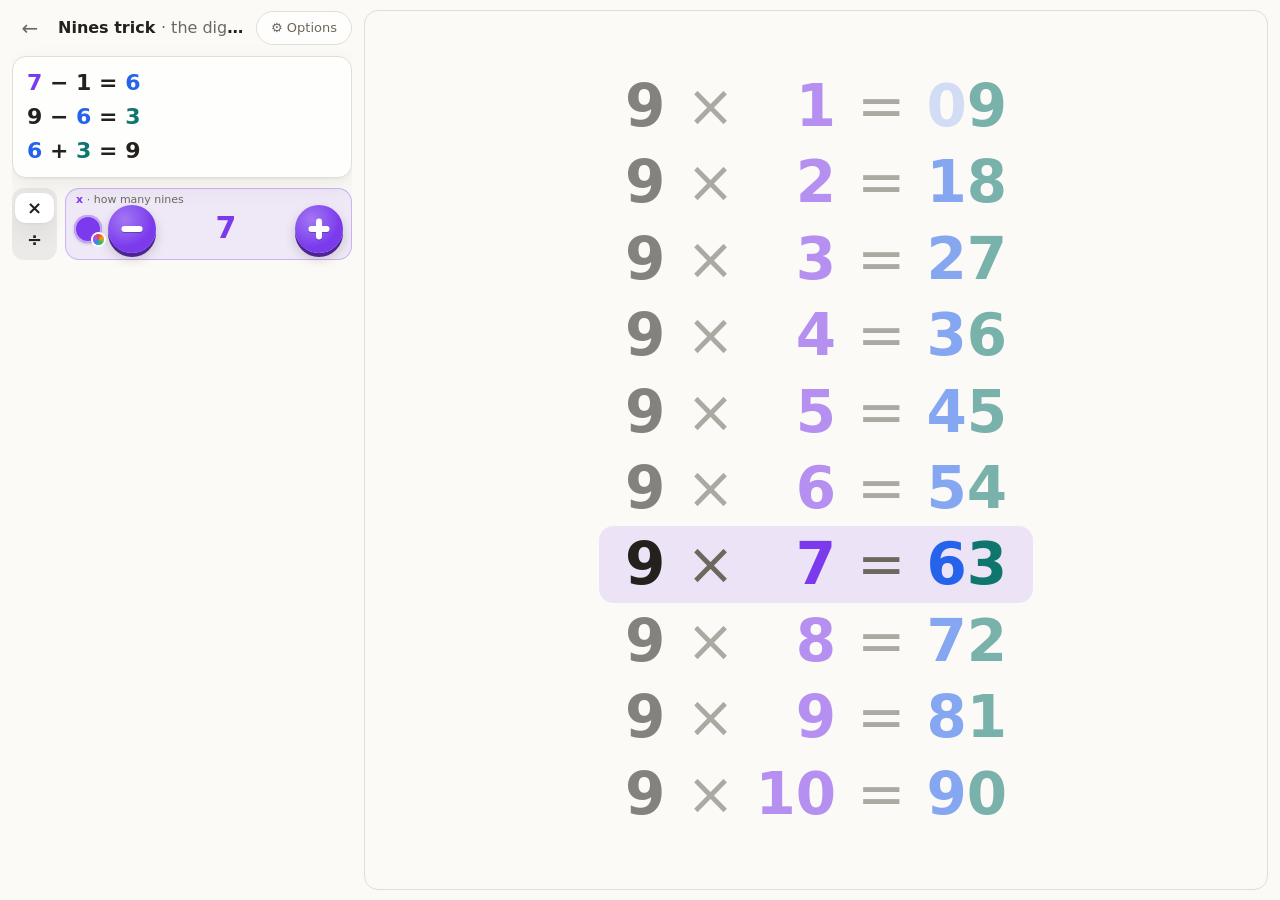
<file: nines.html>
<!DOCTYPE html>
<html lang="en">
<head>
<meta charset="utf-8">
<meta name="viewport" content="width=device-width, initial-scale=1, viewport-fit=cover">
<title>Nines trick</title>
<link rel="stylesheet" href="common.css">
<style>
  :root {
    --x: var(--purple);   /* how many nines */
    --d1: var(--blue);    /* the tens digit */
    --d2: var(--teal);    /* the ones digit */
  }

  /* portrait order: header, table, rule, controls */
  .top    { order: 0; }
  .stage  { order: 1; }
  .rule   { order: 2; }
  .ctl    { order: 3; flex: none; display: flex; gap: 8px; align-items: stretch; }
  .ctl .seg { flex-direction: column; flex-wrap: nowrap; justify-content: center; }
  .ctl .seg label { font-size: 18px; font-weight: 700; padding: 2px 12px; }
  .picker.x { --hue: var(--x); }

  /* ---- the table ---- */
  .stage { container-type: size; display: grid; place-items: center; }
  #table {
    display: grid; grid-template-columns: repeat(5, auto); align-items: baseline;
    font-size: min(6.6cqh, 11cqw); font-weight: 700;
    font-variant-numeric: tabular-nums; line-height: 1.32;
  }
  #table.wide { font-size: min(5.9cqh, 8cqw); }   /* room for 9 × 999 = 8991, and the sums under it */
  .row { display: contents; cursor: pointer; }
  /* the gaps live inside the cells, so a picked row reads as one band */
  .row > span { padding: 0 .18em; }
  .row > :first-child { padding-left: .45em; border-radius: .25em 0 0 .25em; }
  .row > :last-child { padding-right: .45em; border-radius: 0 .25em .25em 0; }
  .row > .n { text-align: right; }
  .row .op { color: var(--ink-dim); font-weight: 450; }
  .row .x  { color: var(--x); }
  .row .d1 { color: var(--d1); } .row .d2 { color: var(--d2); }
  .row .d1.zero { opacity: .35; }
  .row:not(.on) > span { opacity: .55; }
  .row.on > span { background: color-mix(in srgb, var(--x) 12%, transparent); opacity: 1; }
  .row:hover:not(.on) > span { opacity: .8; }
  /* the picked row opened up: its digit sums underneath, in the same band */
  .row.open > :first-child { border-bottom-left-radius: 0; }
  .row.open > :last-child { border-bottom-right-radius: 0; }
  .sums {
    grid-column: 1 / -1; display: flex; flex-direction: column; align-items: flex-end;
    font-size: .55em; line-height: 1.4; padding: .1em .8em .4em;
    background: color-mix(in srgb, var(--x) 12%, transparent); border-radius: 0 0 .45em .45em;
  }

  /* ---- the rule, with this x plugged in ---- */
  .rule { display: flex; flex-direction: column; gap: 2px;
          font-size: 22px; font-weight: 700; font-variant-numeric: tabular-nums; }
  .rule .d1 { color: var(--d1); } .rule .d2 { color: var(--d2); } .rule .x { color: var(--x); }
  @media (max-width: 400px) { .rule { font-size: 19px; } }

  /* the dots in the Options panel */
  .colors .swatch.x { --hue: var(--x); } .colors .swatch.d1 { --hue: var(--d1); } .colors .swatch.d2 { --hue: var(--d2); }
</style>
</head>
<body>
<div class="app">
  <div class="stage" id="stage">
    <div id="table" role="list" aria-label="the nines times table"></div>
  </div>

  <div class="side">
    <div class="top">
      <a class="back" href="./" aria-label="home">←</a>
      <h1>Nines trick <span>· the digits of 9 × x</span></h1>
      <button class="gear" id="gear" aria-expanded="false" aria-controls="opts">⚙ Options</button>
    </div>

    <div class="panel opts pop" id="opts" hidden>
      <div class="opt">
        <span class="k">colors</span>
        <div class="colors">
          <span class="swatch x"><span class="dot"><input type="color" data-k="x" aria-label="color for x"></span>x</span>
          <span class="swatch d1"><span class="dot"><input type="color" data-k="d1" aria-label="color for D1"></span>D1</span>
          <span class="swatch d2"><span class="dot"><input type="color" data-k="d2" aria-label="color for D2"></span>D2</span>
          <button class="mini" id="creset">reset</button>
        </div>
      </div>
    </div>

    <div class="panel rule" id="rule" aria-live="polite"></div>

    <div class="ctl">
      <div class="seg" role="radiogroup" aria-label="multiply or divide">
        <input type="radio" name="op" id="opm" value="m" checked><label for="opm" title="multiply">×</label>
        <input type="radio" name="op" id="opd" value="d"><label for="opd" title="divide">÷</label>
      </div>
      <div class="picker x" id="px">
        <span class="tag" id="ptag"><b>x</b> · how many nines</span>
        <span class="dot" title="pick a color"><input type="color" data-k="x" aria-label="color for x"></span>
        <button class="pm" data-d="-1" aria-label="decrease x"><svg viewBox="0 0 24 24"><path d="M5 12h14"/></svg></button>
        <input type="number" min="1" max="1000" value="7" inputmode="numeric" aria-label="x">
        <button class="pm" data-d="1" aria-label="increase x"><svg viewBox="0 0 24 24"><path d="M5 12h14M12 5v14"/></svg></button>
      </div>
    </div>
  </div>
</div>

<script src="common.js"></script>
<script>
(() => {
  'use strict';

  const { $, bump, numberPicker, colorPicker, popovers } = doodle;

  // div: show the table backwards, 63 ÷ 9 = 7. That shortcut needs a two-digit
  // answer, so dividing keeps x at 10 or less.
  const st = { x: 7, div: false };
  const maxX = () => st.div ? 10 : 1000;

  const X = n => `<span class="x">${n}</span>`, D1 = n => `<span class="d1">${n}</span>`, D2 = n => `<span class="d2">${n}</span>`;

  // the two digits of 9 × x for x ≤ 10, with 9 × 1 written 09
  const digits = x => { const d1 = x - 1; return `<span class="d1${d1 ? '' : ' zero'}">${d1}</span>${D2(9 - d1)}`; };

  // add up the digits, again and again, until one digit is left: ['8 + 9 + 1 = 18', '1 + 8 = 9']
  function digitSums(n) {
    const steps = [];
    while (n >= 10) {
      const ds = [...String(n)].map(Number), s = ds.reduce((a, b) => a + b);
      steps.push(`${ds.join(' + ')} = ${s}`);
      n = s;
    }
    return steps;
  }

  // ---- the table: ten rows, the block of ten that holds x ----
  function table() {
    const { x, div } = st, lo = Math.floor((x - 1) / 10) * 10 + 1, tb = $('table');
    tb.replaceChildren();
    tb.classList.toggle('wide', lo > 1);
    for (let k = lo; k < lo + 10; k++) {
      const r = document.createElement('div');
      r.className = 'row' + (k === x ? ' on' : ''); r.setAttribute('role', 'listitem');
      const ans = lo === 1 ? digits(k) : 9 * k;
      r.innerHTML = div
        ? `<span class="n">${ans}</span><span class="op">÷</span><span>9</span><span class="op">=</span><span class="n x">${k}</span>`
        : `<span>9</span><span class="op">×</span><span class="n x">${k}</span><span class="op">=</span><span class="n">${ans}</span>`;
      r.addEventListener('click', () => setX(k));
      tb.appendChild(r);
      // past the first ten, the picked row opens to show its digits added up
      if (k === x && !div && lo > 1) {
        r.classList.add('open');
        const m = document.createElement('div');
        m.className = 'sums';
        m.innerHTML = digitSums(9 * k).map(t => `<span>${t}</span>`).join('');
        tb.appendChild(m);
      }
    }
  }

  // ---- the rule, with this x plugged in ----
  function rule() {
    const { x, div } = st, d1 = x - 1, d2 = 9 - d1;
    const lines = div ? [`${D1(d1)} + ${D2(d2)} = 9`, `${digits(x)} ÷ 9 = ${D1(d1)} + 1 = ${X(x)}`]
                : x <= 10 ? [`${X(x)} − 1 = ${D1(d1)}`, `9 − ${D1(d1)} = ${D2(d2)}`, `${D1(d1)} + ${D2(d2)} = 9`]
                : [];   // bigger x: the digit sums open up in the table instead
    $('rule').innerHTML = lines.map(l => `<span>${l}</span>`).join('');
    $('rule').hidden = !lines.length;
  }

  function show() { table(); rule(); }

  // ---- controls -----------------------------------------------------------------
  const setX = numberPicker($('px'), { get: () => st.x, max: maxX, onChange: v => {
    const moved = v !== st.x;
    st.x = v; show();
    if (moved) bump(document.querySelector('.row.on > :last-child'));
  } });

  document.querySelectorAll('input[name=op]').forEach(r => r.addEventListener('change', () => {
    st.div = $('opd').checked;
    $('ptag').innerHTML = st.div ? '<b>x</b> · the answer' : '<b>x</b> · how many nines';
    setX(st.x);   // clamps x when switching to ÷, and redraws
  }));

  popovers([[$('gear'), $('opts')]]);
  $('creset').addEventListener('click', colorPicker('nines.colors', ['x', 'd1', 'd2']).reset);

  show();
})();
</script>
</body>
</html>
</file>
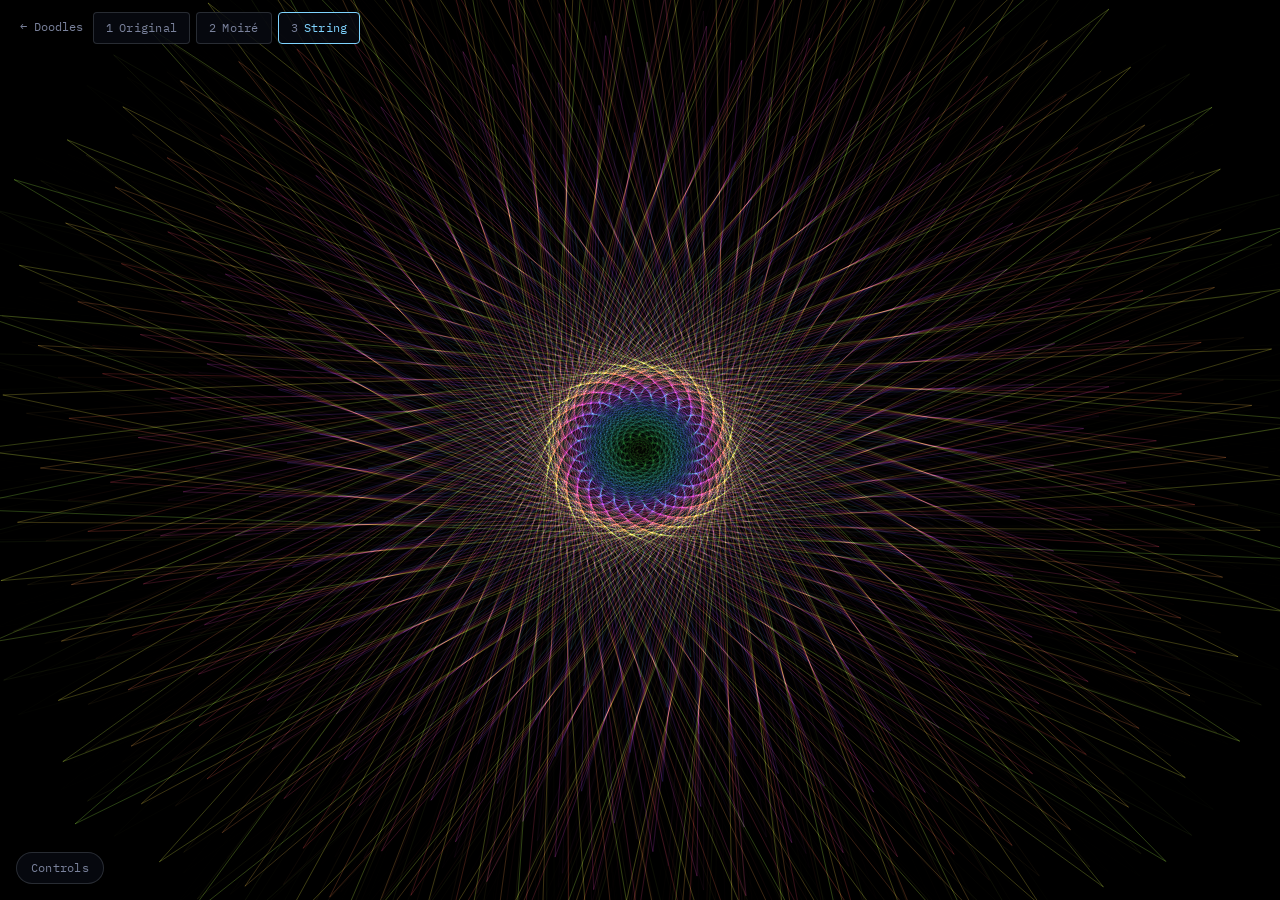
<file: polar-drift.html>
<!doctype html>
<html lang="en">
<head>
<meta charset="utf-8">
<meta name="viewport" content="width=device-width,initial-scale=1">
<title>Polar Drift</title>
<link rel="stylesheet" href="https://fonts.googleapis.com/css2?family=IBM+Plex+Mono:wght@400&display=swap">
<style>
/* Layout: full-bleed canvas, mode tabs top-left, a Controls pill bottom-left that opens the panel above it. Single dark look by design. */
:root {
  --bg: #000000;
  --fg: #c4cadb;
  --muted: #7a829c;
  --accent: #7fd4ff;
  --panel: rgba(8, 10, 18, 0.82);
  --edge: rgba(196, 202, 219, 0.18);
  --font-ui: "IBM Plex Mono", ui-monospace, SFMono-Regular, Menlo, Consolas, monospace;
  color-scheme: dark;
}
html, body { height: 100%; }
body {
  margin: 0;
  background: var(--bg);
  color: var(--fg);
  overflow: hidden;
  font: 400 12px/1.5 var(--font-ui);
}
canvas {
  position: fixed;
  inset: 0;
  width: 100%;
  height: 100%;
  display: block;
  touch-action: none;
  cursor: crosshair;
}
button { font: inherit; }
.tabs, .panel, .pill { transition: opacity 0.6s; }
body.idle .tabs, body.idle .panel, body.idle .pill { opacity: 0; pointer-events: none; }
body.idle canvas { cursor: none; }
.tabs {
  position: fixed;
  top: calc(12px + env(safe-area-inset-top, 0px));
  left: max(16px, env(safe-area-inset-left, 0px));
  right: max(16px, env(safe-area-inset-right, 0px));
  display: flex;
  flex-wrap: wrap;
  gap: 6px;
}
.tabs button, .seg button, .pill {
  color: var(--muted);
  background: var(--panel);
  border: 1px solid var(--edge);
  border-radius: 4px;
  padding: 6px 12px;
  cursor: pointer;
  letter-spacing: 0.02em;
}
.tabs button:hover, .seg button:hover, .pill:hover { color: var(--fg); }
.tabs button[aria-pressed="true"], .seg button[aria-pressed="true"], .pill[aria-expanded="true"] { color: var(--accent); border-color: var(--accent); }
.tabs button:focus-visible, .seg button:focus-visible, .pill:focus-visible, input:focus-visible { outline: 2px solid var(--accent); outline-offset: 2px; }
.tabs kbd { font: inherit; color: var(--muted); margin-right: 6px; }
.pill {
  position: fixed;
  left: max(16px, env(safe-area-inset-left, 0px));
  bottom: calc(16px + env(safe-area-inset-bottom, 0px));
  border-radius: 999px;
  padding: 6px 14px;
}
.panel {
  position: fixed;
  left: max(16px, env(safe-area-inset-left, 0px));
  bottom: calc(56px + env(safe-area-inset-bottom, 0px));
  max-height: calc(100% - 120px);
  overflow-y: auto;
  width: min(460px, calc(100% - 32px));
  box-sizing: border-box;
  padding: 10px 12px;
  display: flex;
  flex-direction: column;
  gap: 8px;
  background: var(--panel);
  border: 1px solid var(--edge);
  border-radius: 4px;
}
.panel[hidden] { display: none; }
.panel .dim { color: var(--muted); }
.panel .row { display: block; }
.ctl { display: flex; flex-wrap: wrap; align-items: center; gap: 6px 14px; }
.seg { display: flex; flex-wrap: wrap; gap: 6px; }
.seg button { padding: 4px 10px; }
.meters { display: grid; grid-template-columns: repeat(4, 1fr); gap: 10px; }
.m span { display: block; color: var(--muted); font-size: 11px; }
.m i { display: block; height: 4px; background: var(--edge); border-radius: 2px; overflow: hidden; }
.m b { display: block; height: 100%; width: 0; background: var(--accent); }
label { display: inline-flex; align-items: center; gap: 6px; cursor: pointer; }
input[type="range"] { width: 110px; accent-color: var(--accent); }
output { font-variant-numeric: tabular-nums; min-width: 2ch; }
.tabs a { color: var(--muted); text-decoration: none; padding: 6px 4px; }
.tabs a:hover { color: var(--fg); }
</style>
</head>
<body>

<canvas id="c" aria-label="Animated pattern of colored circles and lines, steered by the pointer or by sound"></canvas>
<nav class="tabs" id="tabs" aria-label="Variation"><a href="index.html">← Doodles</a></nav>

<button type="button" class="pill" id="pill" aria-expanded="false" aria-controls="panel">Controls</button>
<div class="panel" id="panel" hidden>
  <span class="row" id="blurb"></span>
  <span class="row dim" id="read"></span>
  <div class="ctl">
    <span class="dim">Input</span>
    <div class="seg" id="srcSeg">
      <button type="button" id="src-mouse" aria-pressed="true">Mouse</button>
      <button type="button" id="src-demo" aria-pressed="false">Demo beat</button>
      <button type="button" id="src-file" aria-pressed="false">Audio file</button>
      <button type="button" id="src-sys" aria-pressed="false">System sound</button>
    </div>
    <input type="file" id="file" accept="audio/*" hidden>
  </div>
  <div class="meters" aria-label="Input levels">
    <div class="m"><span>bass</span><i><b id="mb"></b></i></div>
    <div class="m"><span>steer</span><i><b id="ms"></b></i></div>
    <div class="m"><span>treble</span><i><b id="mt"></b></i></div>
    <div class="m"><span>loud</span><i><b id="ml"></b></i></div>
  </div>
  <div class="ctl">
    <label for="smooth"><input type="checkbox" id="smooth" checked> Smooth between steps</label>
    <label for="rate">Steps/sec <input type="range" id="rate" min="4" max="40" value="24"> <output id="rateOut" for="rate">24</output></label>
    <label for="gain">Line glow <input type="range" id="gain" min="20" max="150" value="140"> <output id="gainOut" for="gain">1.4</output></label>
    <label for="steerSens">Steer speed <input type="range" id="steerSens" min="10" max="300" value="100"> <output id="steerOut" for="steerSens">1.0</output></label>
    <label for="fill">Fill <input type="range" id="fill" min="0" max="100" value="75"> <output id="fillOut" for="fill">75</output></label>
  </div>
  <span class="row dim" id="srcInfo">Pointer left and right steers. Demo beat and audio files play sound.</span>
  <span class="row dim">Click the picture or press space to pause. Keys 1 to 3 switch variation, F for fullscreen, C or Esc to close this. Controls hide after a few seconds.</span>
</div>

<script>
(function () {
  var cv = document.getElementById('c');
  var ctx = cv.getContext('2d');
  var $ = function (id) { return document.getElementById(id); };
  var TAU = Math.PI * 2;

  var W = 0, H = 0, mouse = 0.3, mode = 2;
  var paused = window.matchMedia && window.matchMedia('(prefers-reduced-motion: reduce)').matches;
  var simHz = 24, smooth = true, gain = 1.4, steerSens = 1.0, fill = 0.75;
  var acc = 0, since = 0, lastNow = 0, simTime = 0, CT = 0, AL = 1, PX = 0, PY = 0;
  var inp = { steer: 0.3, kick: 0, shimmer: 0, level: 0.667 };
  var source = 'mouse';

  // ---- point buffers: the simulation writes positions, the renderer blends two of them ----
  var NMAX = 1100;
  function mk() { return { n: 0, x: new Float32Array(NMAX), y: new Float32Array(NMAX) }; }
  var prev = mk(), curr = mk();
  function copyCurrToPrev() { prev.n = curr.n; prev.x.set(curr.x); prev.y.set(curr.y); }
  function pos(i) {
    PX = prev.x[i] + (curr.x[i] - prev.x[i]) * AL;
    PY = prev.y[i] + (curr.y[i] - prev.y[i]) * AL;
  }
  function fade(a40, fd) {
    ctx.globalCompositeOperation = 'source-over';
    var a = 1 - Math.pow(1 - a40, fd * 40);   // same trail length at any frame rate
    ctx.fillStyle = 'rgba(0,0,0,' + a + ')';
    ctx.fillRect(0, 0, W, H);
  }
  // Your convertToPolar(), writing into PX/PY so no arrays are allocated per point.
  function polar(a, rr) {
    var ang = TAU * a / W;
    var y = rr * Math.pow(rr / H - 3, 2) / 4;
    PX = W / 2 + 2 * rr * Math.cos(ang) / 3;
    PY = H / 2 + 2 * y * Math.sin(ang) / 3;
  }

  // ---- variations ----
  var modes = [
    {
      name: 'Original',
      blurb: 'Your sketch. Circle n sits at an angle proportional to n times factor. Bass makes the circles swell.',
      f: 12055, read: '',
      init: function () { this.f = 12055; },
      compute: function (P, dt) {
        this.f += (-2 + 4 * inp.steer) * dt * 40;
        var k = 0;
        for (var l = 10; l < 500; l++) {
          polar(this.f * l / 5, Math.pow(l - 10, 1.2));
          P.x[k] = PX; P.y[k] = PY; k++;
        }
        P.n = k;
        this.read = 'factor ' + Math.round(this.f);
      },
      render: function (fd) {
        fade(10 / 255, fd);
        ctx.strokeStyle = '#000';
        ctx.lineWidth = 1;
        var rad = 10 * (1 + 0.5 * inp.kick), base = Math.floor(CT);
        for (var i = 0; i < curr.n; i++) {
          var s = base + i + 10;
          ctx.fillStyle = 'rgb(' + Math.min(255, Math.abs(s % 512 - 256)) + ',' +
                          Math.min(255, Math.abs((3 * s) % 512 - 256)) + ',255)';
          pos(i);
          ctx.beginPath();
          ctx.arc(PX, PY, rad, 0, TAU);
          ctx.fill();
          ctx.stroke();
        }
      }
    },
    {
      name: 'Moiré',
      blurb: 'Two spirals wound in opposite directions at nearly the same speed. Where they cross, light adds up. Bass swells the dots.',
      f: 12055, read: '',
      init: function () { this.f = 12055; },
      compute: function (P, dt) {
        this.f += (-2 + 4 * inp.steer) * 0.5 * dt * 40;
        var k = 0;
        for (var s = 0; s < 2; s++) {
          var sign = s === 0 ? 1 : -1, f = s === 0 ? this.f : this.f * 1.003;
          for (var n = 10; n < 500; n++) {
            polar(sign * f * n / 5, Math.pow(n - 10, 1.2));
            P.x[k] = PX; P.y[k] = PY; k++;
          }
        }
        P.n = k;
        this.read = 'factor ' + Math.round(this.f);
      },
      render: function (fd) {
        fade(0.1, fd);
        ctx.globalCompositeOperation = 'lighter';
        var rad = 7 * (1 + 0.8 * inp.kick), half = 490;
        var ma = Math.min(0.9, 0.5 * (0.7 + 0.5 * inp.level));
        for (var i = 0; i < curr.n; i++) {
          var n = (i % half) + 10;
          ctx.fillStyle = i < half
            ? 'hsla(' + (185 + (n % 60)) + ',90%,55%,' + ma + ')'
            : 'hsla(' + (15 + (n % 40)) + ',95%,55%,' + ma + ')';
          pos(i);
          ctx.beginPath();
          ctx.arc(PX, PY, rad, 0, TAU);
          ctx.fill();
        }
        ctx.globalCompositeOperation = 'source-over';
      }
    },
    {
      name: 'String',
      blurb: 'The 500 points joined by one thin line. A step near half a turn makes chords through the center. Bass brightens, treble shifts color.',
      phi: 2.9, read: '',
      init: function () { this.phi = 2.9; },
      compute: function (P, dt) {
        this.phi += (inp.steer - 0.5) * 0.0012 * dt * 40;
        // Fill 0: the pattern's radius is half the short side. Fill 100: it reaches the corners,
        // so the calculation runs past the canvas edge and the screen shows only part of it.
        var N = 500, S = Math.min(W, H), D = Math.hypot(W, H);
        var R = 0.5 * (S + fill * (D - S));
        for (var n = 0; n <= N; n++) {
          var u = Math.pow(n / N, 0.8), a = n * this.phi;
          P.x[n] = W / 2 + R * u * Math.cos(a);
          P.y[n] = H / 2 + R * u * Math.sin(a) * 0.92;
        }
        P.n = N + 1;
        this.read = 'angle step ' + this.phi.toFixed(3) + ' rad (' + (this.phi * 180 / Math.PI).toFixed(1) + '°)';
      },
      render: function (fd) {
        fade(0.3, fd);
        ctx.globalCompositeOperation = 'lighter';
        ctx.lineWidth = 1 + inp.kick * 0.3;
        var bright = 0.7 + 0.5 * inp.level;
        var al = (0.3 + 0.1 * inp.kick) * gain * bright, shift = inp.shimmer * 60;
        // Lines that pass close to the center overlap the most, so they get dimmer.
        var cx = W / 2, cy = H / 2, p0 = Math.min(W, H) * 0.5 * 0.35;
        pos(0);
        var qx = PX, qy = PY;
        for (var i = 1; i < curr.n; i++) {
          pos(i);
          var dx = PX - qx, dy = PY - qy, d2 = dx * dx + dy * dy || 1;
          var t = -((qx - cx) * dx + (qy - cy) * dy) / d2;
          t = t < 0 ? 0 : t > 1 ? 1 : t;
          var ex = qx + t * dx - cx, ey = qy + t * dy - cy;
          var f = 0.1 + 0.9 * Math.min(1, Math.sqrt(ex * ex + ey * ey) / p0);
          ctx.strokeStyle = 'hsla(' + ((i * 0.7 + CT + shift) % 360) + ',85%,60%,' + (al * f) + ')';
          ctx.beginPath();
          ctx.moveTo(qx, qy);
          ctx.lineTo(PX, PY);
          ctx.stroke();
          qx = PX; qy = PY;
        }
        ctx.globalCompositeOperation = 'source-over';
      }
    }
  ];

  // ---- audio ----
  var ac = null, an = null, bus = null, fdata = null, noiseBuf = null, outG = null, sysTracks = null;
  var srcNode = null, demoTimer = null, nextTime = 0, stepIx = 0;
  var silentT = 0, silentShown = false;
  var cenAvg = null, cenDev = 0.3, bassAvg = 0, trebAvg = 0, kickEnv = 0, trebEnv = 0, steerS = 0.5, walk = 0, oscS = 0, Lpeak = 0.05, Ls = 0.667;

  function ensureAc() {
    if (!ac) {
      var AC = window.AudioContext || window.webkitAudioContext;
      if (!AC) return false;
      ac = new AC();
      an = ac.createAnalyser();
      an.fftSize = 1024;
      an.smoothingTimeConstant = 0.55;
      fdata = new Uint8Array(an.frequencyBinCount);
      bus = ac.createGain();
      bus.gain.value = 0.8;
      bus.connect(an);
      outG = ac.createGain();
      an.connect(outG);
      outG.connect(ac.destination);
      noiseBuf = ac.createBuffer(1, Math.floor(ac.sampleRate * 0.2), ac.sampleRate);
      var d = noiseBuf.getChannelData(0);
      for (var i = 0; i < d.length; i++) d[i] = Math.random() * 2 - 1;
    }
    if (ac.state === 'suspended' && !paused) ac.resume();
    return true;
  }

  function stopSource() {
    if (demoTimer) { clearInterval(demoTimer); demoTimer = null; }
    if (srcNode) { try { srcNode.stop(); } catch (e) {} try { srcNode.disconnect(); } catch (e) {} srcNode = null; }
    if (sysTracks) { sysTracks.forEach(function (t) { t.stop(); }); sysTracks = null; }
    cenAvg = null; bassAvg = 0; trebAvg = 0; kickEnv = 0; trebEnv = 0; steerS = 0.5; walk = 0; oscS = 0; Lpeak = 0.05; Ls = 0.667;
  }

  function setSource(name, info) {
    source = name;
    if (outG) outG.gain.value = name === 'sys' ? 0 : 1;
    ['mouse', 'demo', 'file', 'sys'].forEach(function (k) {
      $('src-' + k).setAttribute('aria-pressed', k === name ? 'true' : 'false');
    });
    $('srcInfo').textContent = info;
    if (name === 'mouse') { inp.kick = 0; inp.shimmer = 0; }
  }

  // Small built-in beat: kick on the quarter, hats on the off-beats, a pentatonic arpeggio that climbs.
  function kick(t) {
    var o = ac.createOscillator(), g = ac.createGain();
    o.frequency.setValueAtTime(150, t);
    o.frequency.exponentialRampToValueAtTime(45, t + 0.12);
    g.gain.setValueAtTime(0.9, t);
    g.gain.exponentialRampToValueAtTime(0.001, t + 0.35);
    o.connect(g); g.connect(bus);
    o.start(t); o.stop(t + 0.4);
  }
  function hat(t, v) {
    var s = ac.createBufferSource(), h = ac.createBiquadFilter(), g = ac.createGain();
    s.buffer = noiseBuf;
    h.type = 'highpass'; h.frequency.value = 7000;
    g.gain.setValueAtTime(v, t);
    g.gain.exponentialRampToValueAtTime(0.001, t + 0.05);
    s.connect(h); h.connect(g); g.connect(bus);
    s.start(t); s.stop(t + 0.06);
  }
  function blip(t, f) {
    var o = ac.createOscillator(), lp = ac.createBiquadFilter(), g = ac.createGain();
    o.type = 'triangle'; o.frequency.value = f;
    lp.type = 'lowpass';
    lp.frequency.setValueAtTime(3000, t);
    lp.frequency.exponentialRampToValueAtTime(400, t + 0.2);
    g.gain.setValueAtTime(0.2, t);
    g.gain.exponentialRampToValueAtTime(0.001, t + 0.22);
    o.connect(lp); lp.connect(g); g.connect(bus);
    o.start(t); o.stop(t + 0.25);
  }
  var scale = [0, 3, 5, 7, 10];
  function playStep(i, t) {
    if (i % 4 === 0) kick(t);
    if (i % 2 === 1) hat(t, i % 4 === 3 ? 0.25 : 0.12);
    if (i % 2 === 0 || i % 8 === 7) {
      var oct = 1 + ((i >> 4) % 3);
      blip(t, 110 * Math.pow(2, (scale[(i * 3) % 5] + 12 * oct) / 12));
    }
  }
  function schedule() {
    while (nextTime < ac.currentTime + 0.12) {
      playStep(stepIx, nextTime);
      nextTime += 0.125;
      stepIx++;
    }
  }
  function startDemo() {
    if (!ensureAc()) { $('srcInfo').textContent = 'This browser has no Web Audio.'; return; }
    stopSource();
    stepIx = 0;
    nextTime = ac.currentTime + 0.08;
    demoTimer = setInterval(schedule, 25);
    setSource('demo', 'Playing the built-in beat.');
  }
  // Listens to whatever the computer is playing. The captured sound is analysed but not played again.
  function startSystem() {
    if (!ensureAc()) { $('srcInfo').textContent = 'This browser has no Web Audio.'; return; }
    $('srcInfo').textContent = 'Asking the browser to share sound...';
    if (!navigator.mediaDevices || !navigator.mediaDevices.getDisplayMedia) {
      $('srcInfo').textContent = 'This browser cannot capture system sound. Try Chrome or Edge.';
      return;
    }
    Promise.resolve().then(function () { return navigator.mediaDevices.getDisplayMedia({ video: true, audio: { echoCancellation: false, noiseSuppression: false, autoGainControl: false } }); }).then(function (stream) {
      var at = stream.getAudioTracks();
      stream.getVideoTracks().forEach(function (t) { t.enabled = false; });
      if (ac.state === 'suspended') ac.resume();
      if (!at.length) {
        $('srcInfo').textContent = 'No sound came with that share. Choose Entire Screen and tick Share system audio.';
        return;
      }
      stopSource();
      var node = ac.createMediaStreamSource(new MediaStream(at));
      node.connect(an);
      srcNode = node;
      sysTracks = stream.getTracks();
      var onEnd = function () {
        if (source === 'sys') { stopSource(); setSource('mouse', 'System sound sharing stopped.'); }
      };
      stream.getTracks().forEach(function (t) { t.addEventListener('ended', onEnd); });
      silentT = 0; silentShown = false;
      setSource('sys', 'Listening to system sound (' + (at[0].label || 'shared audio') + ').');
    }).catch(function (err) {
      $('srcInfo').textContent = 'Sharing did not start: ' + ((err && err.name) || 'error') +
        (err && err.message ? ' (' + err.message + ')' : '') + '. Inside a frame: ' + (window.top !== window) + '.';
    });
  }
  function loadFile(f) {
    if (!ensureAc()) { $('srcInfo').textContent = 'This browser has no Web Audio.'; return; }
    $('srcInfo').textContent = 'Decoding ' + f.name + '...';
    f.arrayBuffer().then(function (b) { return ac.decodeAudioData(b); }).then(function (buf) {
      stopSource();
      srcNode = ac.createBufferSource();
      srcNode.buffer = buf;
      srcNode.loop = true;
      srcNode.connect(bus);
      srcNode.start();
      setSource('file', 'Playing ' + f.name + ' on loop.');
    }).catch(function () {
      $('srcInfo').textContent = 'Could not decode that file. Try MP3, WAV, M4A or OGG.';
    });
  }

  function clamp01(v) { return v < 0 ? 0 : v > 1 ? 1 : v; }
  function randn() { return (Math.random() + Math.random() + Math.random() - 1.5) * 2; }
  // Turn the spectrum into three numbers: steer (where the tone sits), kick (bass jumps), shimmer (treble jumps).
  function updateInputs(dt) {
    if (source === 'mouse' || !an) { inp.steer = mouse; inp.kick = 0; inp.shimmer = 0; inp.level = 0.667; return; }
    an.getByteFrequencyData(fdata);
    var bw = ac.sampleRate / an.fftSize, nb = fdata.length - 1;
    var b0 = Math.max(1, Math.round(30 / bw)), b1 = Math.max(b0 + 1, Math.round(150 / bw));
    var t0 = Math.round(4000 / bw), t1 = Math.min(nb, Math.round(12000 / bw));
    var c1 = Math.min(nb, Math.round(8000 / bw));
    var i, sb = 0, st = 0, num = 0, den = 0;
    for (i = b0; i <= b1; i++) sb += fdata[i];
    for (i = t0; i <= t1; i++) st += fdata[i];
    for (i = b0; i <= c1; i++) { num += Math.log(i * bw) * fdata[i]; den += fdata[i]; }
    var bass = sb / ((b1 - b0 + 1) * 255), treb = t1 >= t0 ? st / ((t1 - t0 + 1) * 255) : 0;

    if (source === 'sys') {
      if (den < 200) {
        silentT += dt;
        if (silentT > 3 && !silentShown) {
          silentShown = true;
          $('srcInfo').textContent = 'Connected, but hearing silence. Is something playing? On Windows, sound is only shared with Entire Screen and Share system audio ticked.';
        }
      } else {
        silentT = 0;
        if (silentShown) { silentShown = false; $('srcInfo').textContent = 'Listening to system sound.'; }
      }
    }
    bassAvg += (bass - bassAvg) * Math.min(1, dt * 1.5);
    trebAvg += (treb - trebAvg) * Math.min(1, dt * 1.5);
    kickEnv = Math.max(clamp01((bass - bassAvg) * 3.5), kickEnv * Math.exp(-dt * 7));
    trebEnv = Math.max(clamp01((treb - trebAvg) * 5), trebEnv * Math.exp(-dt * 10));
    inp.kick = kickEnv;
    inp.shimmer = trebEnv;

    // Loudness: overall level relative to the recent loudest moment.
    var Lraw = den / ((c1 - b0 + 1) * 255);
    Lpeak = Math.max(Lraw, Lpeak * Math.exp(-dt * 0.03));
    Ls += (Lraw / (Lpeak + 0.02) - Ls) * Math.min(1, dt * 0.8);
    inp.level = Ls;

    // Steering is a slow drunken walk. The sound only nudges it: where the tone sits
    // pushes the walk a little, and louder music makes the walk a little livelier.
    var dev = 0;
    if (den > 200) {
      var cen = num / den;
      if (cenAvg === null) cenAvg = cen;
      cenAvg += (cen - cenAvg) * Math.min(1, dt * 0.4);
      cenDev += (Math.abs(cen - cenAvg) - cenDev) * Math.min(1, dt * 0.4);
      dev = Math.max(-1, Math.min(1, (cen - cenAvg) / (3 * cenDev + 0.08)));
    }
    oscS += (dev - oscS) * Math.min(1, dt * 3);
    walk += (-0.08 * walk + 0.015 * dev) * dt + 0.015 * Math.sqrt(dt) * (0.4 + 1.2 * Ls) * randn();
    steerS = clamp01(0.5 + (oscS * 0.3 + walk) * steerSens);
    inp.steer = steerS;
  }

  // ---- loop: simulate at simHz, draw at the display rate ----
  function tick(dt) {
    var t = prev; prev = curr; curr = t;
    modes[mode].compute(curr, dt);
    simTime += dt;
  }
  function renderFrame(al, fd) {
    AL = smooth ? al : 1;
    CT = (simTime + AL * (1 / simHz)) * 40;
    modes[mode].render(fd);
    $('read').textContent = modes[mode].read;
  }
  function meters() {
    $('mb').style.width = (inp.kick * 100).toFixed(0) + '%';
    $('ms').style.width = (inp.steer * 100).toFixed(0) + '%';
    $('mt').style.width = (inp.shimmer * 100).toFixed(0) + '%';
    $('ml').style.width = (inp.level * 100).toFixed(0) + '%';
  }
  function loop(now) {
    requestAnimationFrame(loop);
    if (!lastNow) lastNow = now;
    var dt = Math.min(0.1, (now - lastNow) / 1000);
    lastNow = now;
    if (paused) return;
    updateInputs(dt);
    var tickDt = 1 / simHz, ticked = false, guard = 0;
    acc += dt;
    since += dt;
    while (acc >= tickDt && guard++ < 6) { tick(tickDt); acc -= tickDt; ticked = true; }
    if (guard >= 6) acc = 0;
    if (smooth) { renderFrame(acc / tickDt, since); since = 0; }
    else if (ticked) { renderFrame(1, since); since = 0; }
    meters();
  }

  function clearBlack() {
    ctx.globalCompositeOperation = 'source-over';
    ctx.fillStyle = '#000';
    ctx.fillRect(0, 0, W, H);
  }
  function setMode(i) {
    mode = i;
    modes[i].init();
    simTime = 0; acc = 0; since = 0;
    modes[i].compute(curr, 0);
    copyCurrToPrev();
    clearBlack();
    tabButtons.forEach(function (b, j) { b.setAttribute('aria-pressed', j === i ? 'true' : 'false'); });
    $('blurb').textContent = modes[i].blurb;
    renderFrame(1, 0.025);
  }
  function resize() {
    var d = Math.min(2, window.devicePixelRatio || 1);
    W = window.innerWidth;
    H = window.innerHeight;
    cv.width = Math.round(W * d);
    cv.height = Math.round(H * d);
    ctx.setTransform(d, 0, 0, d, 0, 0);
    clearBlack();
    modes[mode].compute(curr, 0);
    copyCurrToPrev();
    renderFrame(1, 0.025);
  }
  function toggleFs() {
    if (document.fullscreenElement) { document.exitFullscreen(); }
    else if (document.documentElement.requestFullscreen) { document.documentElement.requestFullscreen(); }
  }
  var idleT = null;
  function wake() {
    document.body.classList.remove('idle');
    clearTimeout(idleT);
    idleT = setTimeout(function () { document.body.classList.add('idle'); }, 4000);
  }
  function showPanel(open) {
    $('panel').hidden = !open;
    $('pill').setAttribute('aria-expanded', open ? 'true' : 'false');
    $('pill').textContent = open ? 'Hide controls' : 'Controls';
  }
  function togglePause() {
    paused = !paused;
    if (ac) { if (paused) ac.suspend(); else ac.resume(); }
  }

  // ---- wiring ----
  var tabButtons = modes.map(function (m, i) {
    var b = document.createElement('button');
    b.type = 'button';
    b.innerHTML = '<kbd>' + (i + 1) + '</kbd>' + m.name;
    b.addEventListener('click', function () { setMode(i); b.blur(); });
    $('tabs').appendChild(b);
    return b;
  });
  $('src-mouse').addEventListener('click', function () {
    stopSource();
    setSource('mouse', 'Pointer left and right steers. Demo beat and audio files play sound.');
  });
  $('pill').addEventListener('click', function () { showPanel($('panel').hidden); });
  $('src-demo').addEventListener('click', startDemo);
  $('src-file').addEventListener('click', function () { $('file').click(); });
  $('src-sys').addEventListener('click', function () {
    try { startSystem(); } catch (e) { $('srcInfo').textContent = 'Error: ' + e.message; }
  });
  $('file').addEventListener('change', function () {
    var f = $('file').files[0];
    if (f) loadFile(f);
    $('file').value = '';
  });
  $('smooth').addEventListener('change', function () { smooth = this.checked; });
  $('rate').addEventListener('input', function () {
    simHz = parseInt(this.value, 10);
    $('rateOut').textContent = simHz;
  });
  $('gain').addEventListener('input', function () {
    gain = parseInt(this.value, 10) / 100;
    $('gainOut').textContent = gain.toFixed(1);
  });
  $('steerSens').addEventListener('input', function () {
    steerSens = parseInt(this.value, 10) / 100;
    $('steerOut').textContent = steerSens.toFixed(1);
  });
  $('fill').addEventListener('input', function () {
    fill = parseInt(this.value, 10) / 100;
    $('fillOut').textContent = this.value;
  });
  window.addEventListener('dragover', function (e) { e.preventDefault(); });
  window.addEventListener('drop', function (e) {
    e.preventDefault();
    var f = e.dataTransfer && e.dataTransfer.files && e.dataTransfer.files[0];
    if (f) loadFile(f);
  });
  function setMouse(e) { mouse = Math.max(0, Math.min(1, e.clientX / W)); wake(); }
  window.addEventListener('keydown', wake);
  window.addEventListener('pointermove', setMouse);
  window.addEventListener('pointerdown', setMouse);
  cv.addEventListener('click', togglePause);
  window.addEventListener('keydown', function (e) {
    if (e.code === 'Space' && e.target.tagName !== 'INPUT' && e.target.tagName !== 'BUTTON') { e.preventDefault(); togglePause(); }
    if ((e.key === 'f' || e.key === 'F') && e.target.tagName !== 'INPUT') toggleFs();
    if ((e.key === 'c' || e.key === 'C') && e.target.tagName !== 'INPUT') showPanel($('panel').hidden);
    if (e.key === 'Escape') showPanel(false);
    var k = parseInt(e.key, 10);
    if (k >= 1 && k <= modes.length && e.target.tagName !== 'INPUT') setMode(k - 1);
  });
  window.addEventListener('resize', resize);

  resize();
  wake();
  setMode(mode);
  requestAnimationFrame(loop);
})();
</script>

</body>
</html>
</file>
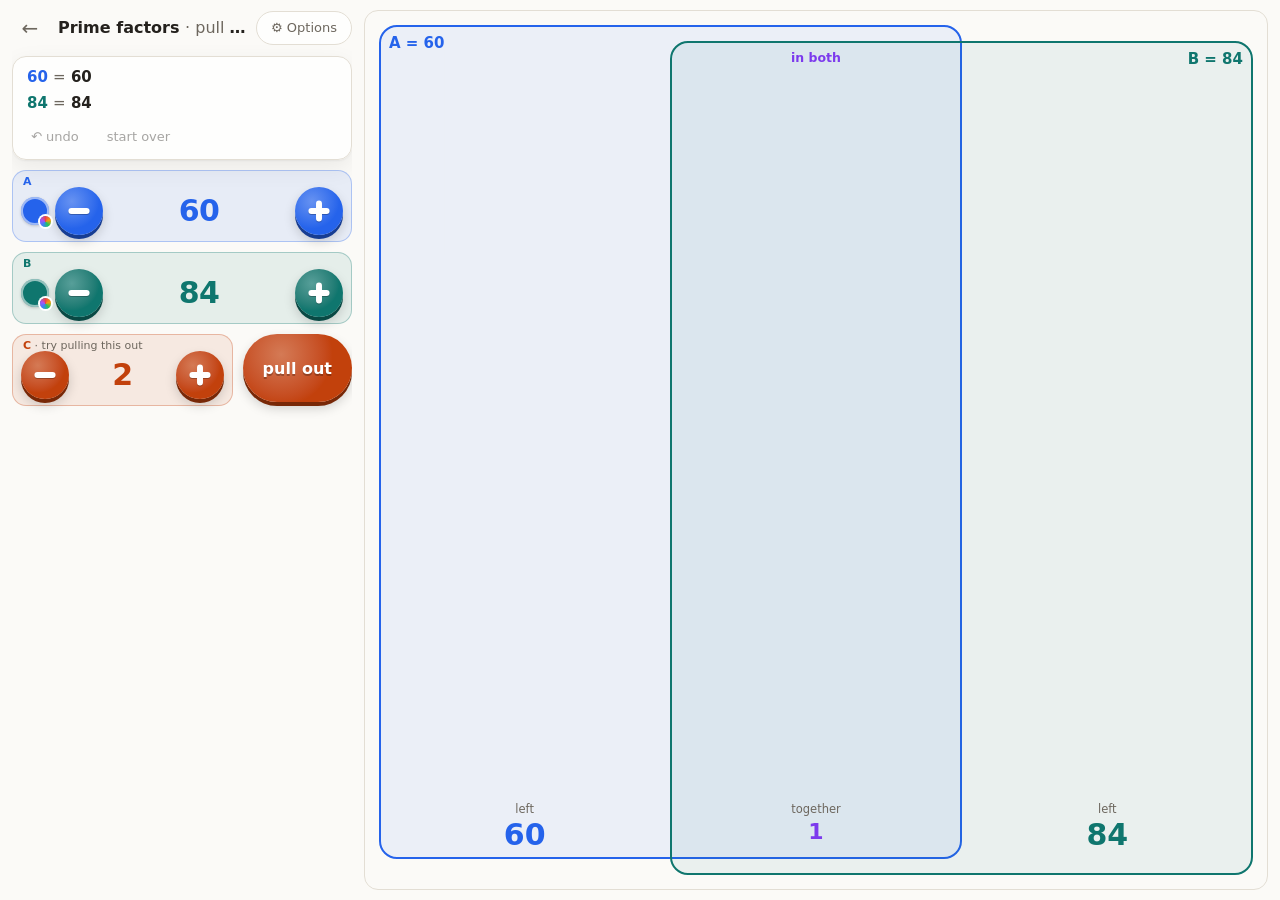
<file: primes.html>
<!DOCTYPE html>
<html lang="en">
<head>
<meta charset="utf-8">
<meta name="viewport" content="width=device-width, initial-scale=1, viewport-fit=cover">
<title>Prime factors</title>
<link rel="stylesheet" href="common.css">
<style>
  :root {
    --a: var(--blue);
    --b: var(--teal);
    --both: var(--purple);
    --c: var(--orange);
    --fail: var(--red);
    --g: var(--gold);
  }

  /* portrait order: header, picture, what it says, pickers */
  .top     { order: 0; }
  .stage   { order: 1; }
  .say     { order: 2; }
  .pickers { order: 3; }

  /* A and B side by side, C and its button underneath; one column in the landscape sidebar */
  .pickers { display: grid; grid-template-columns: 1fr 1fr; gap: 10px; }
  .picker.a { --hue: var(--a); }
  .picker.b { --hue: var(--b); }
  .picker.c { --hue: var(--c); }
  .crow { grid-column: 1 / -1; display: flex; gap: 10px; align-items: stretch; }
  @media (orientation: landscape) and (min-width: 700px) {
    .pickers { grid-template-columns: 1fr; }
  }
  @media (max-width: 400px) { .picker input[type=number] { font-size: 26px; } .pm { width: 42px; height: 42px; } }

  /* the "pull out" button: a fat pill in C's color */
  .go {
    --hue: var(--c); --hue2: color-mix(in srgb, var(--hue) 62%, #000);
    flex: none; padding: 0 20px; margin-bottom: 4px; cursor: pointer;
    font: inherit; font-size: 16px; font-weight: 800; color: #fff; text-shadow: 0 1.5px 0 rgba(0,0,0,.25);
    border: 0; border-radius: 999px;
    background: radial-gradient(circle at 35% 30%, color-mix(in srgb, var(--hue) 70%, #fff), var(--hue) 60%);
    box-shadow: 0 4px 0 var(--hue2), 0 6px 12px rgba(0,0,0,.18);
    transition: transform .07s, box-shadow .07s;
    user-select: none; -webkit-user-select: none;
  }
  .go:active { transform: translateY(3px); box-shadow: 0 1px 0 var(--hue2), 0 2px 4px rgba(0,0,0,.18); }
  .go:focus-visible { outline: 3px solid color-mix(in srgb, var(--hue) 45%, transparent); outline-offset: 2px; }

  /* a C that goes into neither: shake, and flash red */
  .shake { animation: shake .35s ease-out; }
  @keyframes shake { 20% { transform: translateX(-7px); } 45% { transform: translateX(6px); } 70% { transform: translateX(-3px); } }
  .picker.c.shake { border-color: var(--fail); background: color-mix(in srgb, var(--fail) 12%, transparent); }

  /* ---- the picture: two overlapping boxes, A's on the left and B's on the right ----
     Everything inside A's box multiplies back up to A, and the same for B.
     The middle, where they overlap, holds what was pulled out of both. */
  .venn {
    position: absolute; inset: 0; padding: 14px;
    display: grid; grid-template-columns: 1fr 1fr 1fr; grid-template-rows: auto 1fr auto;
  }
  .ring { grid-row: 1 / -1; border: 2.5px solid var(--hue); border-radius: 18px;
          background: color-mix(in srgb, var(--hue) 7%, transparent); }
  .ring.a { --hue: var(--a); grid-column: 1 / 3; margin-bottom: 16px; }
  .ring.b { --hue: var(--b); grid-column: 2 / 4; margin-top: 16px; }
  .venn > :not(.ring) { position: relative; padding: 8px 10px; min-width: 0; }
  .lbl { grid-row: 1; font-weight: 700; font-size: 15px; font-variant-numeric: tabular-nums; }
  .lbl.a { grid-column: 1; color: var(--a); }
  .lbl.b { grid-column: 3; color: var(--b); text-align: right; margin-top: 16px; }
  .lbl.both { grid-column: 2; color: var(--both); text-align: center; margin-top: 16px; font-weight: 600; font-size: 12.5px; }

  .col { grid-row: 2; display: flex; flex-wrap: wrap; gap: 6px; justify-content: center; align-content: flex-start; overflow-y: auto; }
  .col.a { grid-column: 1; --hue: var(--a); }
  .col.both { grid-column: 2; --hue: var(--both); }
  .col.b { grid-column: 3; --hue: var(--b); }

  /* one pulled-out factor; tap it to put it back */
  .chip {
    min-width: 44px; height: 44px; padding: 0 8px; cursor: pointer;
    font: inherit; font-size: 20px; font-weight: 800; font-variant-numeric: tabular-nums; color: var(--hue);
    border: 2px solid var(--hue); border-radius: 12px;
    background: color-mix(in srgb, var(--hue) 16%, var(--panel-solid));
  }
  .chip.composite { border-style: dashed; }   /* not prime: it could still be split */
  .chip:hover { box-shadow: var(--shadow); }
  .chip.new { animation: pop .25s ease-out; }
  @keyframes pop { from { transform: scale(.2); opacity: 0; } 70% { transform: scale(1.12); } }

  /* what's left of A and of B, at the bottom of each outer column */
  .left { grid-row: 3; display: flex; flex-direction: column; align-items: center; }
  .left.a { grid-column: 1; color: var(--a); margin-bottom: 16px; }
  .left.b { grid-column: 3; color: var(--b); }
  .left .k, .prod .k { font-size: 11.5px; color: var(--ink-dim); }
  .left .n { font-size: 30px; font-weight: 800; line-height: 1.1; font-variant-numeric: tabular-nums; }
  .left .n.one { opacity: .35; }

  /* the product of the middle, under it; gold once it's the whole gcf */
  .prod { grid-row: 3; grid-column: 2; margin-bottom: 16px; display: flex; flex-direction: column; align-items: center; color: var(--both); }
  .prod .n { font-size: 22px; font-weight: 800; line-height: 1.1; font-variant-numeric: tabular-nums;
             padding: 0 10px; border-radius: 10px; border: 2.5px solid transparent; }
  .prod.gcf .n { border-color: var(--g); background: color-mix(in srgb, var(--g) 18%, transparent); }

  /* ---- what it says: the two equations ---- */
  .say { display: flex; flex-direction: column; gap: 4px; }
  .eq { font-size: 15px; font-weight: 600; font-variant-numeric: tabular-nums; overflow-wrap: anywhere; }
  .eq b { font-weight: 800; }
  .eq .a { color: var(--a); } .eq .b { color: var(--b); } .eq .both { color: var(--both); } .eq .rest { color: var(--ink); }
  .eq .x { color: var(--ink-dim); font-weight: 400; }
  .acts { display: flex; gap: 4px; margin: 2px -8px -4px; }
  .acts .mini:disabled { opacity: .4; cursor: default; background: none; }

  /* the dots in the Options panel */
  .colors .swatch.a { --hue: var(--a); } .colors .swatch.b { --hue: var(--b); }
  .colors .swatch.both { --hue: var(--both); } .colors .swatch.c { --hue: var(--c); }
</style>
</head>
<body>
<div class="app">
  <div class="stage" id="stage">
    <div class="venn" role="img" aria-label="two overlapping boxes holding the factors pulled out of A and B">
      <div class="ring a"></div>
      <div class="ring b"></div>
      <div class="lbl a" id="la"></div>
      <div class="lbl both">in both</div>
      <div class="lbl b" id="lb"></div>
      <div class="col a" id="ca"></div>
      <div class="col both" id="cboth"></div>
      <div class="col b" id="cb"></div>
      <div class="left a"><span class="k">left</span><span class="n" id="ra"></span></div>
      <div class="prod" id="prod"><span class="k" id="prodk">together</span><span class="n" id="pn"></span></div>
      <div class="left b"><span class="k">left</span><span class="n" id="rb"></span></div>
    </div>
  </div>

  <div class="side">
    <div class="top">
      <a class="back" href="./" aria-label="home">←</a>
      <h1>Prime factors <span>· pull numbers out of A and B</span></h1>
      <button class="gear" id="gear" aria-expanded="false" aria-controls="opts">⚙ Options</button>
    </div>

    <div class="panel opts pop" id="opts" hidden>
      <div class="opt">
        <span class="k">colors</span>
        <div class="colors">
          <span class="swatch a"><span class="dot"><input type="color" data-k="a" aria-label="color for A"></span>A</span>
          <span class="swatch b"><span class="dot"><input type="color" data-k="b" aria-label="color for B"></span>B</span>
          <span class="swatch both"><span class="dot"><input type="color" data-k="both" aria-label="color for what's in both"></span>in both</span>
          <span class="swatch c"><span class="dot"><input type="color" data-k="c" aria-label="color for C"></span>C</span>
          <button class="mini" id="creset">reset</button>
        </div>
      </div>
    </div>

    <div class="panel say" aria-live="polite">
      <div class="eq" id="eqa"></div>
      <div class="eq" id="eqb"></div>
      <div class="acts">
        <button class="mini" id="undo">↶ undo</button>
        <button class="mini" id="restart">start over</button>
      </div>
    </div>

    <div class="pickers">
      <div class="picker a" id="pa">
        <span class="tag"><b>A</b></span>
        <span class="dot" title="pick a color"><input type="color" data-k="a" aria-label="color for A"></span>
        <button class="pm" data-d="-1" aria-label="decrease A"><svg viewBox="0 0 24 24"><path d="M5 12h14"/></svg></button>
        <input type="number" min="1" max="9999" value="60" inputmode="numeric" aria-label="A">
        <button class="pm" data-d="1" aria-label="increase A"><svg viewBox="0 0 24 24"><path d="M5 12h14M12 5v14"/></svg></button>
      </div>
      <div class="picker b" id="pb">
        <span class="tag"><b>B</b></span>
        <span class="dot" title="pick a color"><input type="color" data-k="b" aria-label="color for B"></span>
        <button class="pm" data-d="-1" aria-label="decrease B"><svg viewBox="0 0 24 24"><path d="M5 12h14"/></svg></button>
        <input type="number" min="1" max="9999" value="84" inputmode="numeric" aria-label="B">
        <button class="pm" data-d="1" aria-label="increase B"><svg viewBox="0 0 24 24"><path d="M5 12h14M12 5v14"/></svg></button>
      </div>
      <div class="crow">
        <div class="picker c" id="pc">
          <span class="tag"><b>C</b> · try pulling this out</span>
          <button class="pm" data-d="-1" aria-label="decrease C"><svg viewBox="0 0 24 24"><path d="M5 12h14"/></svg></button>
          <input type="number" min="2" max="9999" value="2" inputmode="numeric" aria-label="C, the number to pull out">
          <button class="pm" data-d="1" aria-label="increase C"><svg viewBox="0 0 24 24"><path d="M5 12h14M12 5v14"/></svg></button>
        </div>
        <button class="go" id="go">pull out</button>
      </div>
    </div>
  </div>
</div>

<script src="common.js"></script>
<script>
(() => {
  'use strict';

  const { $, gcd, bump, numberPicker, colorPicker, popovers } = doodle;

  // `pulled` is every C taken out so far, in order, each with where it came from:
  // 'a' (only A), 'b' (only B) or 'both'. What's left of A and B follows from it.
  const st = { a: 60, b: 84, c: 2, pulled: [] };

  const prod = list => list.reduce((p, f) => p * f.n, 1);
  const smallest = n => { for (let d = 2; d * d <= n; d++) if (n % d === 0) return d; return n; };   // smallest prime factor
  const isPrime = n => n > 1 && smallest(n) === n;
  const left = () => ({
    a: st.a / prod(st.pulled.filter(f => f.where !== 'b')),
    b: st.b / prod(st.pulled.filter(f => f.where !== 'a')),
  });

  // ---- pulling C out ------------------------------------------------------------
  function pull() {
    const c = st.c, r = left();
    const inA = r.a % c === 0, inB = r.b % c === 0;
    if (!inA && !inB) {   // goes into neither: shake
      const p = $('pc'); p.classList.remove('shake'); void p.offsetWidth; p.classList.add('shake');
      return;
    }
    st.pulled.push({ n: c, where: inA && inB ? 'both' : inA ? 'a' : 'b' });
    render([st.pulled.length - 1]);
  }

  // ---- drawing ------------------------------------------------------------------
  // tap a prime to put it back; tap a composite to split off its smallest prime
  function chip(f, i, isNew) {
    const prime = isPrime(f.n), hint = prime ? 'tap to put it back' : 'tap to split it';
    const b = document.createElement('button');
    b.className = 'chip' + (prime ? '' : ' composite') + (isNew ? ' new' : '');
    b.textContent = f.n;
    b.title = hint;
    b.setAttribute('aria-label', `${f.n}, ${hint}`);
    b.addEventListener('click', () => {
      if (prime) { st.pulled.splice(i, 1); return render(); }
      const d = smallest(f.n);
      st.pulled.splice(i, 1, { n: d, where: f.where }, { n: f.n / d, where: f.where });
      render([i, i + 1]);
    });
    return b;
  }

  // "60 = 2 × 2 × 3 × 5", the shared factors first, then this side's, then what's left
  function equation(el, side) {
    const r = left()[side];
    const parts = [];
    st.pulled.forEach(f => { if (f.where === 'both') parts.push(['both', f.n]); });
    st.pulled.forEach(f => { if (f.where === side) parts.push([side, f.n]); });
    if (r > 1 || !parts.length) parts.push(['rest', r]);
    el.innerHTML = `<b class="${side}">${st[side]}</b> <span class="x">=</span> ` +
      parts.map(([k, n]) => `<b class="${k}">${n}</b>`).join(' <span class="x">×</span> ');
  }

  // `fresh` lists the chips to pop in
  function render(fresh = []) {
    const cols = { a: $('ca'), b: $('cb'), both: $('cboth') };
    Object.values(cols).forEach(c => c.replaceChildren());
    st.pulled.forEach((f, i) => cols[f.where].appendChild(chip(f, i, fresh.includes(i))));

    const r = left();
    $('la').textContent = `A = ${st.a}`;
    $('lb').textContent = `B = ${st.b}`;
    for (const k of ['a', 'b']) {
      const n = $('r' + k);
      if (+n.textContent !== r[k] && n.textContent) bump(n);
      n.textContent = r[k];
      n.classList.toggle('one', r[k] === 1);
    }

    const shared = st.pulled.filter(f => f.where === 'both'), S = prod(shared);
    const isG = st.pulled.length > 0 && S === gcd(st.a, st.b);
    $('pn').textContent = S;
    $('prodk').textContent = isG ? 'gcf' : 'together';
    $('prod').classList.toggle('gcf', isG);

    equation($('eqa'), 'a');
    equation($('eqb'), 'b');

    $('undo').disabled = !st.pulled.length;
    $('restart').disabled = !st.pulled.length;
  }

  // ---- controls -----------------------------------------------------------------
  // a new A or B starts the pulling over
  for (const key of ['a', 'b'])
    numberPicker($('p' + key), { max: 9999, get: () => st[key], onChange: v => {
      if (v === st[key]) return;
      st[key] = v; st.pulled = []; render();
    } });
  numberPicker($('pc'), { min: 2, max: 9999, get: () => st.c, onChange: v => { st.c = v; } });

  $('go').addEventListener('click', pull);
  $('pc').addEventListener('animationend', e => e.target.classList.remove('shake'));
  $('pc').querySelector('input').addEventListener('keydown', e => { if (e.key === 'Enter') pull(); });
  $('undo').addEventListener('click', () => { st.pulled.pop(); render(); });
  $('restart').addEventListener('click', () => { st.pulled = []; render(); });

  popovers([[$('gear'), $('opts')]]);
  $('creset').addEventListener('click', colorPicker('primes.colors', ['a', 'b', 'both', 'c']).reset);

  render();
})();
</script>
</body>
</html>
</file>
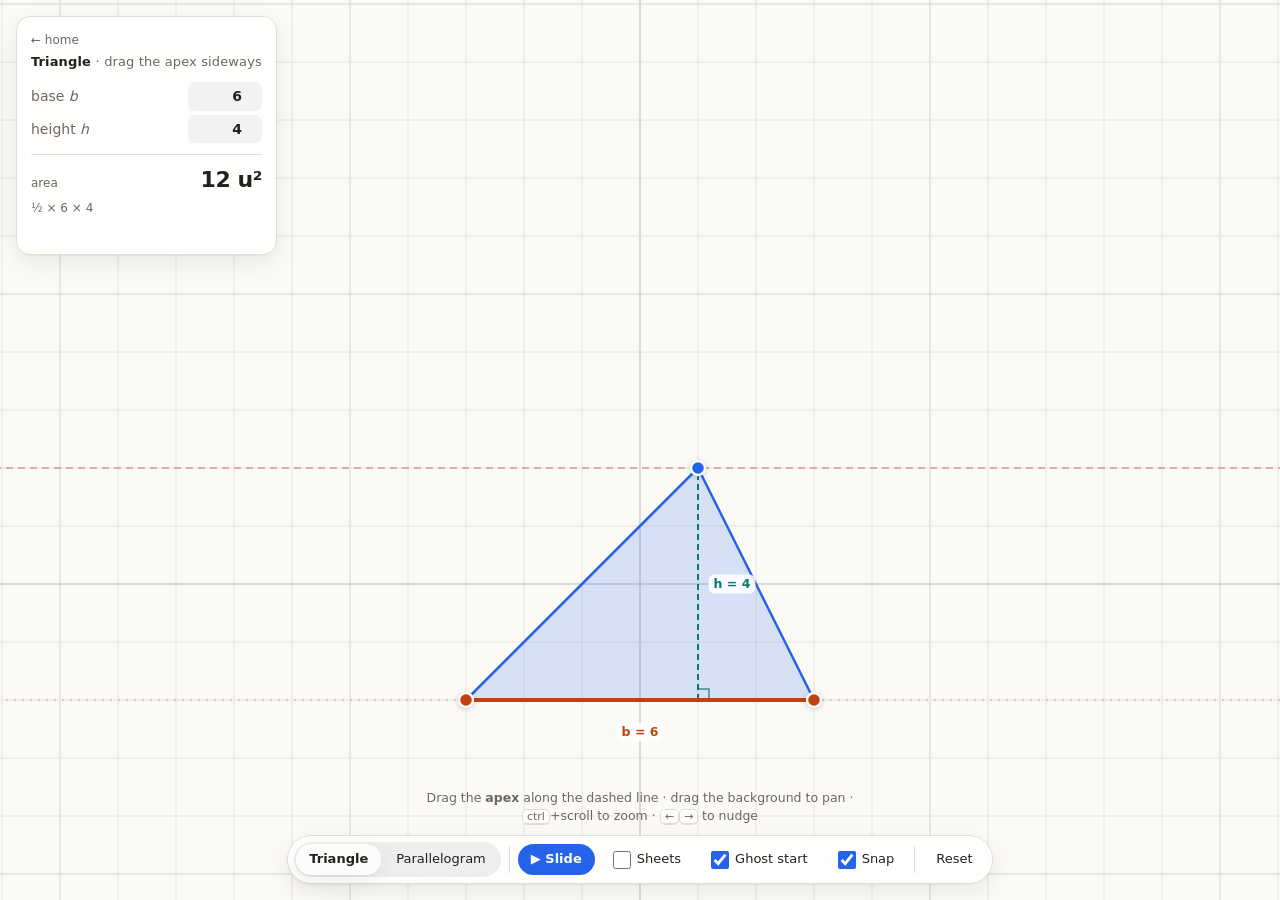
<file: shearing.html>
<!DOCTYPE html>
<html lang="en">
<head>
<meta charset="utf-8">
<meta name="viewport" content="width=device-width, initial-scale=1, maximum-scale=1, user-scalable=no">
<title>Shearing — area of a triangle stays the same</title>
<link rel="stylesheet" href="common.css">
<style>
  :root {
    --warm: var(--orange);   /* the base and its track */
    --shape: var(--blue);    /* the triangle / parallelogram */
    --tall: var(--teal);     /* the height, and the slice that keeps its width */
  }
  body { overflow: hidden; }
  #c { position: fixed; inset: 0; width: 100%; height: 100%; display: block; touch-action: none; cursor: grab; }

  .panel {
    position: fixed; top: 16px; left: 16px;
    background: var(--panel);
    -webkit-backdrop-filter: blur(10px); backdrop-filter: blur(10px);
    border: 1px solid var(--panel-brd); border-radius: 14px;
    box-shadow: var(--shadow);
    padding: 12px 14px; min-width: 208px;
  }
  .home { display: inline-block; margin-bottom: 4px; color: var(--ink-dim); font-size: 12px; text-decoration: none; }
  .home:hover { color: var(--ink); }
  .panel h1 { margin: 0 0 8px; font-size: 13px; font-weight: 650; letter-spacing: .01em; }
  .panel h1 span { color: var(--ink-dim); font-weight: 450; }
  .row { display: flex; align-items: center; justify-content: space-between; gap: 18px; padding: 2px 0; font-variant-numeric: tabular-nums; }
  .row .k { color: var(--ink-dim); }
  .row .v { font-weight: 600; }
  .row input {
    font: inherit; font-weight: 600; color: var(--ink);
    font-variant-numeric: tabular-nums; text-align: right;
    width: 74px; padding: 3px 4px 3px 6px;
    background: color-mix(in srgb, var(--ink) 5%, transparent);
    border: 1px solid transparent; border-radius: 7px;
  }
  .row input:hover { border-color: var(--panel-brd); }
  .row input:focus { outline: none; border-color: var(--accent); background: transparent; }
  .area {
    margin-top: 9px; padding-top: 9px; border-top: 1px solid var(--panel-brd);
    display: flex; align-items: baseline; justify-content: space-between; gap: 12px;
  }
  .area .k { color: var(--ink-dim); font-size: 12px; }
  .area .v { font-size: 22px; font-weight: 700; font-variant-numeric: tabular-nums; letter-spacing: -.02em; }
  .formula { margin-top: 4px; color: var(--ink-dim); font-size: 12px; font-variant-numeric: tabular-nums; }
  .locked {
    margin-top: 8px; font-size: 11.5px; color: var(--teal);
    opacity: 0; transition: opacity .25s;
  }
  .locked.on { opacity: 1; }

  /* full width so the rows never get squeezed into a half-viewport shrink-to-fit box;
     transparent to pointers so the canvas underneath stays draggable */
  .dock {
    position: fixed; left: 0; right: 0; bottom: 16px;
    display: flex; flex-direction: column; align-items: center; gap: 10px;
    padding: 0 16px; pointer-events: none;
  }
  .bar {
    pointer-events: auto;
    display: flex; flex-direction: column; gap: 2px;
    background: var(--panel);
    -webkit-backdrop-filter: blur(10px); backdrop-filter: blur(10px);
    border: 1px solid var(--panel-brd); border-radius: 24px;
    box-shadow: var(--shadow);
    padding: 6px;
    max-width: calc(100vw - 32px);
  }
  .barrow { display: flex; align-items: center; gap: 6px; flex-wrap: wrap; justify-content: center; }
  .barrow[hidden] { display: none; }
  #sheetrow { border-top: 1px solid var(--panel-brd); margin-top: 4px; padding: 8px 8px 4px; gap: 8px; }
  .lab { color: var(--ink-dim); font-size: 12px; }
  .lab b { color: var(--ink); font-variant-numeric: tabular-nums; }
  input[type=range] { accent-color: var(--accent); width: 96px; margin: 0; }
  input[type=range]#shear { width: 132px; }
  button, .seg label {
    font: inherit; font-size: 13px; color: var(--ink);
    background: transparent; border: 0; border-radius: 999px;
    padding: 6px 13px; cursor: pointer; white-space: nowrap;
    user-select: none;
  }
  button:hover, .seg label:hover { background: color-mix(in srgb, var(--ink) 8%, transparent); }
  button.primary { background: var(--accent); color: #fff; font-weight: 600; }
  button.primary:hover { filter: brightness(1.08); background: var(--accent); }
  .seg { display: flex; gap: 2px; background: color-mix(in srgb, var(--ink) 7%, transparent); border-radius: 999px; padding: 2px; }
  .seg input { position: absolute; opacity: 0; pointer-events: none; }
  .seg input:checked + label { background: var(--panel); box-shadow: var(--shadow); font-weight: 600; }
  .chk { display: inline-flex; align-items: center; gap: 6px; padding: 6px 12px; border-radius: 999px; cursor: pointer; user-select: none; }
  .chk:hover { background: color-mix(in srgb, var(--ink) 8%, transparent); }
  .chk input { accent-color: var(--accent); margin: 0; }
  .sep { width: 1px; align-self: stretch; margin: 4px 2px; background: var(--panel-brd); }

  .hint {
    color: var(--ink-dim); font-size: 12.5px; text-align: center;
    pointer-events: none; padding: 0 16px; max-width: 62ch;
  }
  .hint kbd {
    font: inherit; font-size: 11px; border: 1px solid var(--panel-brd);
    border-bottom-width: 2px; border-radius: 5px; padding: 0 4px; background: var(--panel);
  }
  @media (max-width: 640px) {
    .panel { min-width: 0; padding: 10px 12px; }
    .hint { display: none; }
  }
</style>
</head>
<body>
<canvas id="c"></canvas>

<div class="panel">
  <a class="home" href="./">← home</a>
  <h1 id="title">Triangle <span>· drag the apex sideways</span></h1>
  <div class="row"><span class="k">base <i>b</i></span><input id="rb" type="number" step="0.5" min="0.5" value="6"></div>
  <div class="row"><span class="k">height <i>h</i></span><input id="rh" type="number" step="0.5" min="0.5" value="4"></div>
  <div class="area"><span class="k">area</span><span class="v" id="ra">12</span></div>
  <div class="formula" id="rf">½ × 6 × 4</div>
  <div class="locked" id="rl">■ area unchanged</div>
</div>

<div class="dock">
<div class="hint" id="hint">
  Drag the <b>apex</b> along the dashed line · drag the background to pan ·
  <kbd>ctrl</kbd>+scroll to zoom · <kbd>←</kbd><kbd>→</kbd> to nudge
</div>

<div class="bar">
  <div class="barrow">
    <div class="seg">
      <input type="radio" name="mode" id="m-tri" checked><label for="m-tri">Triangle</label>
      <input type="radio" name="mode" id="m-par"><label for="m-par">Parallelogram</label>
    </div>
    <div class="sep"></div>
    <button class="primary" id="play">▶ Slide</button>
    <label class="chk"><input type="checkbox" id="sheets"> Sheets</label>
    <label class="chk"><input type="checkbox" id="ghost" checked> Ghost start</label>
    <label class="chk"><input type="checkbox" id="snap" checked> Snap</label>
    <div class="sep"></div>
    <button id="reset">Reset</button>
  </div>
  <div class="barrow" id="sheetrow" hidden>
    <span class="lab">sheets <b id="nval">16</b></span>
    <input type="range" id="nsheets" min="3" max="60" step="1" value="16">
    <div class="sep"></div>
    <span class="lab">start</span>
    <input type="range" id="shear" min="0" max="1" step="0.004" value="1">
    <span class="lab">now</span>
  </div>
</div>
</div>

<script src="common.js"></script>
<script>
(() => {
  'use strict';

  const cv = document.getElementById('c');
  const ctx = cv.getContext('2d');

  // ---------- state ----------------------------------------------------------
  const START = { A: { x: -3, y: -2 }, B: { x: 3, y: -2 }, s: 4, h: 4 };
  const st = {
    A: { ...START.A },
    B: { ...START.B },
    s: START.s,          // apex offset along the base direction, measured from A
    h: START.h,          // apex offset along the base normal  (the height)
    mode: 'triangle',
    snap: true, showGhost: true,
    playing: false, dir: 1,
    ghost: null,         // {A,B,s,h} captured when a slide begins
    sheets: false, n: 16, t: 1,   // Cavalieri deck: n sheets, t morphs ghost(0) -> now(1)
    drag: null, hover: null, pan: null
  };

  const view = { scale: 46, ox: 0, oy: 0, ready: false };
  const GRID = 1;          // world units per grid square
  const STEP = 0.5;        // snap step
  const MIN_H = 0.5;
  const MIN_B = 0.5;
  const ZOOM = { min: 10, max: 220 };

  // ---------- palette --------------------------------------------------------
  // every color comes from common.css; see-through ones are a token at some alpha,
  // grid lines are ink faded into the background
  let P;
  function palette() {
    const c = doodle.css('bg', 'ink', 'ink-dim', 'panel-solid', 'warm', 'shape', 'tall');
    const [bg, ink] = [doodle.rgb(c.bg), doodle.rgb(c.ink)];
    const fade = t => `rgb(${bg.map((v, i) => Math.round(v + (ink[i] - v) * t))})`;
    const see = (k, a) => `rgba(${doodle.rgb(c[k])},${a})`;
    P = {
      bg: c.bg, grid: fade(.1), gridMajor: fade(.18), axis: fade(.3),
      ink: c.ink, dim: c['ink-dim'],
      base: c.warm, shape: c.shape, height: c.tall,
      fill: see('shape', .17), ghost: see('shape', .09), ghostLine: see('shape', .36),
      track: see('warm', .5), pill: see('panel-solid', .86),
      sheetA: see('shape', .27), sheetB: see('shape', .13),
      sheetEdge: see('shape', .4), sheetHi: see('tall', .3)
    };
  }
  palette();
  doodle.onTheme(() => { palette(); draw(); });

  // ---------- geometry -------------------------------------------------------
  const sub = (p, q) => ({ x: p.x - q.x, y: p.y - q.y });
  const dot = (p, q) => p.x * q.x + p.y * q.y;

  function frameOf(A, B) {
    const d = sub(B, A);
    const L = Math.hypot(d.x, d.y) || 1e-9;
    const u = { x: d.x / L, y: d.y / L };      // along the base
    const n = { x: -u.y, y: u.x };             // perpendicular to the base
    return { u, n, L };
  }
  const frame = () => frameOf(st.A, st.B);

  function geomOf(A, B, s, h) {
    const { u, n, L } = frameOf(A, B);
    const F = { x: A.x + s * u.x, y: A.y + s * u.y };                    // foot of the height
    const C = { x: F.x + h * n.x, y: F.y + h * n.y };                    // apex
    const D = { x: A.x + (C.x - B.x), y: A.y + (C.y - B.y) };            // 4th parallelogram vertex
    return { A, B, C, D, F, u, n, L };
  }
  const geom = (s = st.s) => geomOf(st.A, st.B, s, st.h);

  // a point given in base coordinates: x along the base from A, y along its normal
  function base2world(x, y, g) {
    return { x: g.A.x + x * g.u.x + y * g.n.x, y: g.A.y + x * g.u.y + y * g.n.y };
  }

  const area = () => (st.mode === 'triangle' ? 0.5 : 1) * frame().L * Math.abs(st.h);

  // ---------- transforms -----------------------------------------------------
  const sx = x => view.ox + x * view.scale;
  const sy = y => view.oy - y * view.scale;
  const w2s = p => ({ x: sx(p.x), y: sy(p.y) });
  const s2w = p => ({ x: (p.x - view.ox) / view.scale, y: (view.oy - p.y) / view.scale });

  let lastW = 0, lastH = 0;
  function resize() {
    const dpr = Math.min(devicePixelRatio || 1, 2.5);
    const w = innerWidth, h = innerHeight;
    cv.width = Math.round(w * dpr); cv.height = Math.round(h * dpr);
    ctx.setTransform(dpr, 0, 0, dpr, 0, 0);
    if (!view.ready) resetView();
    else { view.ox += (w - lastW) / 2; view.oy += (h - lastH) / 2; }  // keep the view centred
    lastW = w; lastH = h;
    draw();
  }

  function resetView() {
    const w = innerWidth, h = innerHeight;
    view.scale = Math.max(26, Math.min(58, Math.min(w / 17, h / 12)));
    view.ox = w / 2;
    // land the base ~200px off the bottom so it clears the dock, whatever the height is
    view.oy = Math.max(h * 0.42, h - 200 + st.A.y * view.scale);
    view.ready = true;
  }

  function zoomAt(pt, factor) {
    const before = s2w(pt);
    view.scale = Math.max(ZOOM.min, Math.min(ZOOM.max, view.scale * factor));
    view.ox += pt.x - sx(before.x);       // pin the world point under the cursor
    view.oy += pt.y - sy(before.y);
  }

  // ---------- drawing helpers ------------------------------------------------
  function line(a, b, { color, width = 1, dash = null, alpha = 1 }) {
    ctx.save();
    ctx.globalAlpha = alpha;
    ctx.strokeStyle = color; ctx.lineWidth = width;
    if (dash) ctx.setLineDash(dash);
    ctx.beginPath();
    const p = w2s(a), q = w2s(b);
    ctx.moveTo(p.x, p.y); ctx.lineTo(q.x, q.y);
    ctx.stroke();
    ctx.restore();
  }

  function poly(pts, { fill, stroke, width = 2, join = 'round' }) {
    ctx.save();
    ctx.beginPath();
    pts.forEach((pt, i) => { const p = w2s(pt); i ? ctx.lineTo(p.x, p.y) : ctx.moveTo(p.x, p.y); });
    ctx.closePath();
    if (fill) { ctx.fillStyle = fill; ctx.fill(); }
    if (stroke) { ctx.strokeStyle = stroke; ctx.lineWidth = width; ctx.lineJoin = join; ctx.stroke(); }
    ctx.restore();
  }

  function handle(p, color, active) {
    const q = w2s(p);
    const r = active ? 9 : 7;
    ctx.save();
    ctx.shadowColor = 'rgba(0,0,0,.28)'; ctx.shadowBlur = 6; ctx.shadowOffsetY = 1;
    ctx.beginPath(); ctx.arc(q.x, q.y, r, 0, 7); ctx.fillStyle = color; ctx.fill();
    ctx.shadowColor = 'transparent';
    ctx.lineWidth = 2.5; ctx.strokeStyle = P.bg; ctx.stroke();
    ctx.restore();
  }

  function label(text, p, { color = P.ink, dx = 0, dy = 0, bold = false, size = 12.5 } = {}) {
    const q = w2s(p);
    ctx.save();
    ctx.font = `${bold ? 650 : 500} ${size}px ui-sans-serif, system-ui, -apple-system, "Segoe UI", sans-serif`;
    ctx.textAlign = 'center'; ctx.textBaseline = 'middle';
    const w = ctx.measureText(text).width;
    const x = q.x + dx, y = q.y + dy;
    ctx.fillStyle = P.pill;
    ctx.beginPath();
    if (ctx.roundRect) ctx.roundRect(x - w / 2 - 5, y - 9.5, w + 10, 19, 6);
    else ctx.rect(x - w / 2 - 5, y - 9.5, w + 10, 19);
    ctx.fill();
    ctx.fillStyle = color;
    ctx.fillText(text, x, y + .5);
    ctx.restore();
  }

  // ---------- the scene ------------------------------------------------------
  function drawGrid() {
    const tl = s2w({ x: 0, y: 0 }), br = s2w({ x: innerWidth, y: innerHeight });
    const x0 = Math.floor(Math.min(tl.x, br.x)) - 1, x1 = Math.ceil(Math.max(tl.x, br.x)) + 1;
    const y0 = Math.floor(Math.min(tl.y, br.y)) - 1, y1 = Math.ceil(Math.max(tl.y, br.y)) + 1;
    for (let x = x0; x <= x1; x += GRID)
      line({ x, y: y0 }, { x, y: y1 }, { color: x === 0 ? P.axis : (x % 5 ? P.grid : P.gridMajor), width: 1 });
    for (let y = y0; y <= y1; y += GRID)
      line({ x: x0, y }, { x: x1, y }, { color: y === 0 ? P.axis : (y % 5 ? P.grid : P.gridMajor), width: 1 });
  }

  // extend a world-space line well past the viewport
  function span(p, dir) {
    const k = (innerWidth + innerHeight) / view.scale;
    return [{ x: p.x - dir.x * k, y: p.y - dir.y * k }, { x: p.x + dir.x * k, y: p.y + dir.y * k }];
  }

  function shapePts(g) {
    return st.mode === 'triangle' ? [g.A, g.B, g.C] : [g.A, g.B, g.C, g.D];
  }

  function rightAngle(g) {
    // little square at the foot of the height, oriented by the base and its normal
    const m = 11 / view.scale;
    const sh = Math.sign(st.h) || 1;
    const uu = { x: g.u.x * m, y: g.u.y * m };
    const nn = { x: g.n.x * m * sh, y: g.n.y * m * sh };
    const p1 = { x: g.F.x + uu.x, y: g.F.y + uu.y };
    const p2 = { x: p1.x + nn.x, y: p1.y + nn.y };
    const p3 = { x: g.F.x + nn.x, y: g.F.y + nn.y };
    ctx.save();
    ctx.strokeStyle = P.height; ctx.lineWidth = 1.4; ctx.globalAlpha = .8;
    ctx.beginPath();
    [p1, p2, p3].forEach((pt, i) => { const q = w2s(pt); i ? ctx.lineTo(q.x, q.y) : ctx.moveTo(q.x, q.y); });
    ctx.stroke();
    ctx.restore();
  }

  // Cavalieri: cut the shape into n sheets parallel to the base. At height fraction τ the
  // cross-section is L·(1−τ) wide for a triangle, L for a parallelogram — in both cases the
  // width does not depend on s. So shearing only slides each sheet sideways: same sheets,
  // same total area. `s` is interpolated between the ghost's and the current one.
  //
  // Each sheet takes the cross-section at its own bottom edge, so its two lower corners land
  // exactly on the shape's sides. The deck then reads as a clean stack, at the cost of
  // overshooting the true area by a factor (n+1)/n — invisible past a dozen or so sheets,
  // and it costs the argument nothing: the widths still never depend on s.
  function sheetAt(k, s, L) {
    const t0 = k / st.n;
    const x0 = st.mode === 'triangle' ? t0 * s : t0 * (s - L);
    const w = st.mode === 'triangle' ? L * (1 - t0) : L;
    return { x0, x1: x0 + w, y0: st.h * k / st.n, y1: st.h * (k + 1) / st.n };
  }

  function drawSheets(g) {
    const s0 = ghostS(), s = s0 + (st.s - s0) * st.t;
    const hi = Math.floor(st.n / 2);                   // one sheet called out as it travels
    let lead = null;
    for (let k = 0; k < st.n; k++) {
      const q = sheetAt(k, s, g.L);
      const pts = [
        base2world(q.x0, q.y0, g), base2world(q.x1, q.y0, g),
        base2world(q.x1, q.y1, g), base2world(q.x0, q.y1, g)
      ];
      const isLead = k === hi;
      poly(pts, {
        fill: isLead ? P.sheetHi : (k % 2 ? P.sheetA : P.sheetB),
        stroke: isLead ? P.height : (st.n <= 40 ? P.sheetEdge : null),
        width: isLead ? 2 : 1
      });
      if (isLead) lead = {
        w: q.x1 - q.x0,
        mid: base2world((q.x0 + q.x1) / 2, (q.y0 + q.y1) / 2, g)
      };
    }
    return st.n <= 24 ? lead : null;
  }

  function draw() {
    ctx.clearRect(0, 0, innerWidth, innerHeight);
    ctx.fillStyle = P.bg;
    ctx.fillRect(0, 0, innerWidth, innerHeight);

    drawGrid();
    const g = geom();

    // base line, extended — so the height's foot is still readable when it lands outside
    const [be0, be1] = span(g.A, g.u);
    line(be0, be1, { color: P.base, width: 1.2, dash: [2, 6], alpha: .5 });

    // the parallel track the apex slides along
    const [te0, te1] = span(g.C, g.u);
    line(te0, te1, { color: P.track, width: 1.5, dash: [7, 5] });

    // where the shape stood when this slide began — same area, different look
    const drawGhost = () => {
      if (!((st.showGhost || st.sheets) && st.ghost)) return;
      const gh = st.ghost;
      ctx.save();
      ctx.setLineDash([5, 4]);
      poly(shapePts(geomOf(gh.A, gh.B, gh.s, gh.h)),
        { fill: st.sheets ? null : P.ghost, stroke: P.ghostLine, width: 1.5 });
      ctx.restore();
    };

    // the shape — as a deck of sheets, or solid
    let lead = null;
    if (st.sheets) {
      lead = drawSheets(g);
      drawGhost();          // outline goes on top: at t=0 the deck fills it exactly
      poly(shapePts(g), { fill: null, stroke: P.shape, width: 2 });
    } else {
      drawGhost();
      poly(shapePts(g), { fill: P.fill, stroke: P.shape, width: 2.5 });
    }

    // height
    line(g.F, g.C, { color: P.height, width: 2, dash: [6, 4] });
    rightAngle(g);

    // base on top, thick
    line(g.A, g.B, { color: P.base, width: 4 });

    // handles
    handle(g.A, P.base, st.hover === 'A' || st.drag === 'A');
    handle(g.B, P.base, st.hover === 'B' || st.drag === 'B');
    handle(g.C, P.shape, st.hover === 'C' || st.drag === 'C');

    // labels
    const mid = { x: (g.A.x + g.B.x) / 2, y: (g.A.y + g.B.y) / 2 };
    const sgn = Math.sign(st.h) || 1;
    label(`b = ${fmt(g.L)}`, { x: mid.x - g.n.x * sgn * .55, y: mid.y - g.n.y * sgn * .55 },
      { color: P.base, bold: true });
    const hm = { x: (g.F.x + g.C.x) / 2, y: (g.F.y + g.C.y) / 2 };
    label(`h = ${fmt(Math.abs(st.h))}`, hm, { color: P.height, bold: true, dx: 34 });
    // this sheet's length never changes as it slides — that is the whole argument
    if (lead) label(`${fmt(lead.w)} wide, always`, lead.mid, { color: P.height, size: 11.5 });

    readout(g);
  }

  // ---------- readout --------------------------------------------------------
  const fmt = v => {
    const r = Math.round(v * 1000) / 1000;
    return Number.isInteger(r) ? String(r) : r.toFixed(2).replace(/0$/, '');
  };
  let lastArea = null, lockTimer = null;

  function readout(g) {
    for (const [el, v] of [[inB, g.L], [inH, Math.abs(st.h)]])
      if (document.activeElement !== el) el.value = fmt(v);
    const a = area();
    document.getElementById('ra').textContent = fmt(a) + ' u²';
    document.getElementById('rf').textContent = st.mode === 'triangle'
      ? `½ × ${fmt(g.L)} × ${fmt(Math.abs(st.h))}`
      : `${fmt(g.L)} × ${fmt(Math.abs(st.h))}`;
    document.getElementById('title').innerHTML = st.mode === 'triangle'
      ? 'Triangle <span>· drag the apex sideways</span>'
      : 'Parallelogram <span>· drag the top side sideways</span>';

    // flash the "unchanged" note while the apex slides but the area holds
    const el = document.getElementById('rl');
    if (st.drag === 'C' || st.playing) {
      if (lastArea !== null && Math.abs(a - lastArea) < 1e-9) {
        el.classList.add('on');
        clearTimeout(lockTimer);
        lockTimer = setTimeout(() => el.classList.remove('on'), 900);
      }
    }
    lastArea = a;
  }

  // ---------- interaction ----------------------------------------------------
  const snap = v => st.snap ? Math.round(v / STEP) * STEP : v;
  const HIT = 16;

  function pick(pt) {
    const g = geom();
    for (const [k, p] of [['C', g.C], ['A', g.A], ['B', g.B]]) {
      const q = w2s(p);
      if (Math.hypot(q.x - pt.x, q.y - pt.y) <= HIT) return k;
    }
    // the dashed track itself → drag the height
    const w = s2w(pt);
    const d = Math.abs(dot(sub(w, g.A), g.n) - st.h) * view.scale;
    if (d <= 10) return 'H';
    return null;
  }

  const snapshot = () => ({ A: { ...st.A }, B: { ...st.B }, s: st.s, h: st.h });
  const takeGhost = () => { st.ghost = snapshot(); setShear(1); };
  const ensureGhost = () => { if (!st.ghost) st.ghost = snapshot(); };
  const clearGhost = () => { st.ghost = null; setShear(1); };

  // the ghost is only meaningful while the base and height are untouched
  const ghostAligned = () => st.ghost && st.ghost.h === st.h &&
    st.ghost.A.x === st.A.x && st.ghost.A.y === st.A.y &&
    st.ghost.B.x === st.B.x && st.ghost.B.y === st.B.y;
  const ghostS = () => ghostAligned() ? st.ghost.s : st.s;

  const local = e => {
    const r = cv.getBoundingClientRect();
    return { x: e.clientX - r.left, y: e.clientY - r.top };
  };

  cv.addEventListener('pointerdown', e => {
    const pt = local(e);
    const k = pick(pt) || 'pan';
    st.drag = k;
    st.playing = false; updatePlay();
    try { cv.setPointerCapture(e.pointerId); } catch { /* no active pointer */ }
    if (k === 'pan') st.pan = { x: pt.x, y: pt.y, ox: view.ox, oy: view.oy };
    if (k === 'A' || k === 'B' || k === 'H') clearGhost();
    if (k === 'C') takeGhost();       // remember where we started this drag
    draw();
  });

  cv.addEventListener('pointermove', e => {
    const pt = local(e);
    if (!st.drag) {
      const k = pick(pt);
      if (k !== st.hover) { st.hover = k; draw(); }
      cv.style.cursor = k === 'H' ? 'ns-resize' : 'grab';
      return;
    }
    cv.style.cursor = st.drag === 'H' ? 'ns-resize' : 'grabbing';

    if (st.drag === 'pan') {
      view.ox = st.pan.ox + (pt.x - st.pan.x);
      view.oy = st.pan.oy + (pt.y - st.pan.y);
      draw();
      return;
    }

    const w = s2w(pt);
    const g = geom();

    if (st.drag === 'C') {
      // constrained to the line parallel to the base: only the along-base offset moves
      st.s = snap(dot(sub(w, st.A), g.u));
      if (e.shiftKey) { st.h = setH(dot(sub(w, st.A), g.n)); clearGhost(); }
    } else if (st.drag === 'H') {
      st.h = setH(dot(sub(w, st.A), g.n));
      clearGhost();
    } else {
      const p = st.drag === 'A' ? st.A : st.B;
      const other = st.drag === 'A' ? st.B : st.A;
      const nx = snap(w.x), ny = snap(w.y);
      // the apex is stored as (s, h) in the base's own frame, so it rides along
      if (Math.hypot(nx - other.x, ny - other.y) >= 1) {    // don't let the base collapse
        p.x = nx; p.y = ny;
      }
    }
    draw();
  });

  function setH(v) {
    const h = snap(v);
    return Math.abs(h) < MIN_H ? MIN_H * (Math.sign(h) || 1) : h;
  }

  const endDrag = e => {
    if (!st.drag) return;
    st.drag = null; st.pan = null; cv.style.cursor = 'grab';
    if (cv.hasPointerCapture?.(e.pointerId)) cv.releasePointerCapture(e.pointerId);
    draw();
  };
  cv.addEventListener('pointerup', endDrag);
  cv.addEventListener('pointercancel', endDrag);
  cv.addEventListener('pointerleave', () => { if (!st.drag && st.hover) { st.hover = null; draw(); } });

  addEventListener('keydown', e => {
    const d = e.key === 'ArrowLeft' ? -1 : e.key === 'ArrowRight' ? 1 : 0;
    if (!d || e.target.tagName === 'INPUT') return;
    e.preventDefault();
    st.playing = false; updatePlay();
    ensureGhost();                    // keep the ghost of where the nudging began
    st.s += d * (e.shiftKey ? 0.1 : STEP);
    setShear(1);
    draw();
  });

  // scroll to pan, ctrl/⌘+scroll (or trackpad pinch) to zoom
  cv.addEventListener('wheel', e => {
    e.preventDefault();
    const pt = local(e);
    if (e.ctrlKey || e.metaKey) {
      zoomAt(pt, Math.exp(-e.deltaY * (e.deltaMode === 1 ? 0.05 : 0.0022)));
    } else {
      const k = e.deltaMode === 1 ? 16 : 1;
      view.ox -= e.deltaX * k;
      view.oy -= e.deltaY * k;
    }
    draw();
  }, { passive: false });

  // ---------- animation ------------------------------------------------------
  let raf = null, prev = 0;
  function tick(t) {
    if (!st.playing) { raf = null; return; }
    const dt = Math.min((t - prev) / 1000, .05); prev = t;
    if (st.sheets) {
      // ping-pong the deck between where the slide started and where it is now
      setShear(Math.max(0, Math.min(1, st.t + st.dir * dt * 0.55)));
      if (st.t >= 1) st.dir = -1;
      if (st.t <= 0) st.dir = 1;
    } else {
      const { L } = frame();
      st.s += st.dir * dt * L * 0.75;
      const lo = -0.85 * L, hi = 1.85 * L;
      if (st.s > hi) { st.s = hi; st.dir = -1; }
      if (st.s < lo) { st.s = lo; st.dir = 1; }
    }
    draw();
    raf = requestAnimationFrame(tick);
  }
  function updatePlay() {
    const b = document.getElementById('play');
    b.textContent = st.playing ? '❚❚ Pause' : (st.sheets ? '▶ Shear' : '▶ Slide');
    if (st.playing && !raf) { prev = performance.now(); raf = requestAnimationFrame(tick); }
  }

  // ---------- controls -------------------------------------------------------
  document.getElementById('play').onclick = () => {
    st.playing = !st.playing;
    if (st.playing) ensureGhost();
    updatePlay(); draw();
  };
  document.getElementById('reset').onclick = () => {
    Object.assign(st, { A: { ...START.A }, B: { ...START.B }, s: START.s, h: START.h, playing: false, dir: 1 });
    clearGhost(); resetView(); updatePlay(); draw();
  };
  document.getElementById('ghost').onchange = e => {
    st.showGhost = e.target.checked;    // the snapshot itself stays — the sheets need it
    draw();
  };

  const shearEl = document.getElementById('shear');
  const nEl = document.getElementById('nsheets');
  const setShear = v => { st.t = v; shearEl.value = v; };

  document.getElementById('sheets').onchange = e => {
    st.sheets = e.target.checked;
    document.getElementById('sheetrow').hidden = !st.sheets;
    if (st.sheets) ensureGhost();
    st.dir = 1;
    updatePlay(); hint(); draw();
  };
  shearEl.addEventListener('input', () => {
    st.t = parseFloat(shearEl.value);
    st.playing = false; updatePlay(); draw();
  });
  nEl.addEventListener('input', () => {
    st.n = parseInt(nEl.value, 10);
    document.getElementById('nval').textContent = st.n;
    draw();
  });

  function hint() {
    document.getElementById('hint').innerHTML = st.sheets
      ? 'Every sheet keeps its length — shearing only slides it sideways, so the two shapes hold the same area (<b>Cavalieri’s principle</b>)'
      : 'Drag the <b>apex</b> along the dashed line · drag the background to pan · ' +
        '<kbd>ctrl</kbd>+scroll to zoom · <kbd>←</kbd><kbd>→</kbd> to nudge';
  }
  document.getElementById('snap').onchange = e => {
    st.snap = e.target.checked;
    if (st.snap) { st.s = snap(st.s); st.h = setH(st.h); st.A.x = snap(st.A.x); st.A.y = snap(st.A.y); st.B.x = snap(st.B.x); st.B.y = snap(st.B.y); }
    draw();
  };
  const modeChanged = () => {
    st.mode = document.getElementById('m-tri').checked ? 'triangle' : 'parallelogram';
    clearGhost();
    draw();
  };

  // base / height typed in directly: the base keeps its anchor A and its direction
  const inB = document.getElementById('rb'), inH = document.getElementById('rh');
  inB.addEventListener('input', () => {
    const b = parseFloat(inB.value);
    if (!isFinite(b) || b < MIN_B) return;
    const { u } = frame();
    st.B = { x: st.A.x + u.x * b, y: st.A.y + u.y * b };
    clearGhost(); draw();
  });
  inH.addEventListener('input', () => {
    const h = parseFloat(inH.value);
    if (!isFinite(h) || Math.abs(h) < MIN_H) return;
    st.h = Math.abs(h) * (Math.sign(st.h) || 1);
    clearGhost(); draw();
  });
  for (const el of [inB, inH]) el.addEventListener('blur', draw);   // re-sync if left mid-edit
  document.getElementById('m-tri').onchange = modeChanged;
  document.getElementById('m-par').onchange = modeChanged;

  addEventListener('resize', resize);
  resize();
})();
</script>
</body>
</html>
</file>
<file: common.css>
/* Shared look for every Math Doodles page.
   Pages link this first, then add their own <style> for what's theirs alone.

   Colors come in two layers:
   - hues (--red, --blue, …): the shared palette. Pages give them meaning
     locally, e.g. `--a: var(--red)`, so the same idea keeps the same color.
   - UI tokens (--bg, --ink, --panel, …): surfaces, text, borders. */

:root {
  color-scheme: light dark;         /* native scrollbars, inputs, menus follow the theme */
  --bg: #fbfaf7;
  --panel: rgba(255,255,255,.82);   /* floating, see-through panels */
  --panel-solid: #ffffff;           /* pop-overs and cards */
  --panel-brd: #e3ded4;
  --ink: #24211d;
  --ink-dim: #6d675e;
  --accent: #2563eb;                /* links, focus, primary buttons */
  --shadow: 0 1px 2px rgba(0,0,0,.05), 0 8px 24px rgba(0,0,0,.07);

  --red: #dc2626;
  --orange: #c2410c;
  --gold: #f59e0b;
  --green: #15803d;
  --teal: #0f766e;
  --blue: #2563eb;
  --purple: #7c3aed;
  --slate: #475569;
}
@media (prefers-color-scheme: dark) {
  :root {
    --bg: #101319;
    --panel: rgba(24,28,36,.82);
    --panel-solid: #181c24;
    --panel-brd: #2b313d;
    --ink: #e7eaf0;
    --ink-dim: #99a1b0;
    --accent: #60a5fa;
    --shadow: 0 1px 2px rgba(0,0,0,.3), 0 8px 24px rgba(0,0,0,.35);

    --red: #ef4444;
    --orange: #fb923c;
    --gold: #fbbf24;
    --green: #4ade80;
    --teal: #2dd4bf;
    --blue: #3b82f6;
    --purple: #8b5cf6;
    --slate: #64748b;
  }
}

* { box-sizing: border-box; }
html, body { margin: 0; height: 100%; }
body {
  background: var(--bg);
  color: var(--ink);
  font: 14px/1.45 ui-sans-serif, system-ui, -apple-system, "Segoe UI", Roboto, sans-serif;
  -webkit-tap-highlight-color: transparent;
  touch-action: manipulation;   /* no double-tap zoom when tapping buttons fast */
}
button, label, summary { -webkit-touch-callout: none; }
[hidden] { display: none !important; }

/* ---- app shell ----
   <div class="app">
     <div class="stage">…the picture…</div>
     <div class="side"> <div class="top">← title</div> …controls… </div>
   </div>
   Portrait: one column; the page sets `order` on the pieces.
   Landscape: picture on the left, the .side column on the right.
   .side is `display: contents` in portrait so its children join the column directly. */
.app {
  position: relative;
  height: 100vh; height: 100dvh;
  display: flex; flex-direction: column; gap: 10px;
  padding: max(10px, env(safe-area-inset-top)) max(12px, env(safe-area-inset-right))
           max(10px, env(safe-area-inset-bottom)) max(12px, env(safe-area-inset-left));
  max-width: 1100px; margin: 0 auto;
}
.side { display: contents; }
@media (orientation: landscape) and (min-width: 700px) {
  .app { flex-direction: row; max-width: none; gap: 12px; }
  .side {
    display: flex; flex-direction: column; gap: 10px;
    width: 340px; flex: none; overflow-y: auto; overscroll-behavior: contain;
  }
}

.top { display: flex; align-items: center; gap: 10px; min-height: 36px; }
.back {
  color: var(--ink-dim); text-decoration: none; font-size: 20px; line-height: 1;
  width: 36px; height: 36px; display: grid; place-items: center; border-radius: 999px; flex: none;
}
.back:hover { color: var(--ink); background: color-mix(in srgb, var(--ink) 7%, transparent); }
.top h1 { margin: 0; font-size: 16px; font-weight: 700; flex: 1; min-width: 0; white-space: nowrap; overflow: hidden; text-overflow: ellipsis; }
.top h1 span { color: var(--ink-dim); font-weight: 450; }
@media (max-width: 560px) { .top h1 span { display: none; } }

/* round header buttons: "⚙ Options", or the ⓘ with class .i */
.gear {
  font: inherit; font-size: 13px; color: var(--ink-dim); cursor: pointer; flex: none;
  padding: 7px 14px; border-radius: 999px;
  border: 1px solid var(--panel-brd); background: var(--panel);
}
.gear.i { padding: 0; width: 36px; height: 36px; font-size: 17px; font-weight: 700; font-family: Georgia, serif; font-style: italic; }
.gear:hover, .gear[aria-expanded=true] { color: var(--ink); }
.gear[aria-expanded=true] { box-shadow: var(--shadow); }

.stage {
  position: relative; flex: 1; min-height: 220px; min-width: 0;
  border: 1px solid var(--panel-brd); border-radius: 14px; overflow: hidden;
  background: var(--bg);
}

.panel {
  background: var(--panel);
  border: 1px solid var(--panel-brd); border-radius: 14px;
  box-shadow: var(--shadow);
  padding: 10px 14px;
}

/* ---- the cartoony + / − buttons ----
   Colored by --hue, which they pick up from a parent (.picker sets it). */
.pm {
  --hue2: color-mix(in srgb, var(--hue, var(--accent)) 62%, #000);
  width: 48px; height: 48px; flex: none; padding: 0;
  display: grid; place-items: center; cursor: pointer;
  border-radius: 999px; border: 0;
  background: radial-gradient(circle at 35% 30%, color-mix(in srgb, var(--hue, var(--accent)) 70%, #fff), var(--hue, var(--accent)) 60%);
  box-shadow: 0 4px 0 var(--hue2), 0 6px 12px rgba(0,0,0,.18);
  transition: transform .07s, box-shadow .07s;
  user-select: none; -webkit-user-select: none; touch-action: manipulation;
}
.pm svg { width: 26px; height: 26px; stroke: #fff; stroke-width: 5.5; stroke-linecap: round; fill: none;
          filter: drop-shadow(0 1.5px 0 rgba(0,0,0,.25)); }
.pm:active, .pm.held { transform: translateY(3px); box-shadow: 0 1px 0 var(--hue2), 0 2px 4px rgba(0,0,0,.18); }
.pm:focus-visible { outline: 3px solid color-mix(in srgb, var(--hue, var(--accent)) 45%, transparent); outline-offset: 2px; }

/* ---- number picker: − [ 12 ] + on a tinted pill ----
   <div class="picker" style="--hue: var(--blue)">
     <span class="tag"><b>A</b> · width</span>      (optional caption)
     <button class="pm" data-d="-1">…</button> <input type="number"> <button class="pm" data-d="1">…</button>
   </div>
   Wire it up with doodle.numberPicker() from common.js. */
.picker {
  flex: 1; min-width: 0; position: relative;
  display: flex; align-items: center; gap: 6px;
  border-radius: 14px; padding: 6px 8px;
  background: color-mix(in srgb, var(--hue) 9%, transparent);
  border: 1px solid color-mix(in srgb, var(--hue) 30%, transparent);
}
.picker:has(> .tag) { padding-top: 16px; }
.picker > .tag { position: absolute; left: 10px; top: 3px; font-size: 11px; color: var(--ink-dim); white-space: nowrap; }
.picker > .tag b { color: var(--hue); }
.picker input[type=number] {
  font: inherit; font-size: 30px; font-weight: 800; letter-spacing: -.02em;
  font-variant-numeric: tabular-nums; text-align: center; color: var(--hue);
  flex: 1; width: 100%; min-width: 0; padding: 0;
  background: transparent; border: 0; border-bottom: 2px solid transparent; border-radius: 0;
  -moz-appearance: textfield; appearance: textfield;
}
.picker input[type=number]:focus { outline: none; border-bottom-color: var(--hue); }
@media (max-width: 400px) { .pm { width: 44px; height: 44px; } }

/* pickers have their own + / − buttons, so no browser spinners */
.picker input[type=number]::-webkit-inner-spin-button,
.picker input[type=number]::-webkit-outer-spin-button { -webkit-appearance: none; margin: 0; }

/* a quick grow-and-settle when a number changes */
.bump { animation: bump .18s ease-out; }
@keyframes bump { 40% { transform: scale(1.18); } }

/* ---- color dot: tap to pick a color ----
   <span class="dot"><input type="color" data-k="a"></span>  colored by --hue;
   wire every dot on the page with doodle.colorPicker() from common.js. */
.dot {
  position: relative; flex: none; width: 28px; height: 28px; border-radius: 999px;
  background: var(--hue); cursor: pointer;
  box-shadow: inset 0 0 0 2px rgba(255,255,255,.55), 0 1px 3px rgba(0,0,0,.2);
}
.dot input { position: absolute; inset: 0; width: 100%; height: 100%; opacity: 0; cursor: pointer; border: 0; padding: 0; }
.dot::after {   /* little paint-drop hint */
  content: ""; position: absolute; right: -2px; bottom: -2px; width: 11px; height: 11px; border-radius: 999px;
  background: conic-gradient(#ef4444, #f59e0b, #22c55e, #3b82f6, #a855f7, #ef4444);
  box-shadow: 0 0 0 2px var(--panel-solid);
}
@media (max-width: 400px) { .picker .dot { display: none; } }   /* still in Options */
/* a row of labelled dots, for the Options panel */
.colors { display: flex; align-items: center; gap: 14px; flex-wrap: wrap; }
.colors .swatch { display: inline-flex; align-items: center; gap: 7px; font-size: 13px; }

/* ---- pop-overs behind header buttons ----
   .pop floats under the header, top right. Toggle with doodle.popovers().
   .opts (an Options panel) sits inline in the landscape sidebar instead. */
.pop {
  position: absolute; z-index: 5; top: calc(max(10px, env(safe-area-inset-top)) + 44px);
  right: max(12px, env(safe-area-inset-right)); width: min(440px, calc(100% - 24px));
  max-height: 70vh; overflow-y: auto;
  background: var(--panel-solid);
}
.opts { display: flex; flex-direction: column; gap: 12px; }
@media (orientation: landscape) and (min-width: 700px) {
  .opts { position: static; max-height: none; }
}
.opt { display: flex; align-items: center; gap: 8px 10px; flex-wrap: wrap; }
.opt > .k { color: var(--ink-dim); font-size: 12px; width: 62px; flex: none; }

/* a pill button floating in a corner of the .stage */
.float-btn {
  position: absolute; right: 10px; bottom: 10px;
  font: inherit; font-size: 12.5px; color: var(--ink); cursor: pointer;
  padding: 7px 12px; border-radius: 999px;
  border: 1px solid var(--panel-brd); background: var(--panel); box-shadow: var(--shadow);
  -webkit-backdrop-filter: blur(8px); backdrop-filter: blur(8px);
}

/* ---- small controls ---- */
/* segmented choice: radio inputs each followed by their label, or plain .mini buttons */
.seg { display: flex; flex-wrap: wrap; gap: 2px; background: color-mix(in srgb, var(--ink) 7%, transparent); border-radius: 12px; padding: 3px; }
.seg input { position: absolute; opacity: 0; pointer-events: none; }
.seg label, .mini {
  font: inherit; font-size: 13px; color: var(--ink);
  padding: 7px 12px; border-radius: 10px; cursor: pointer; user-select: none; white-space: nowrap;
  background: transparent; border: 0;
}
.seg label:hover, .mini:hover { background: color-mix(in srgb, var(--ink) 8%, transparent); }
.seg input:checked + label { background: var(--panel-solid); box-shadow: var(--shadow); font-weight: 600; }
.seg input:focus-visible + label { outline: 2px solid var(--accent); }

/* a checkbox with its label */
.chk { display: inline-flex; align-items: center; gap: 7px; font-size: 13px; cursor: pointer; user-select: none; padding: 4px 0; }
.chk input { margin: 0; width: 18px; height: 18px; accent-color: var(--accent); }
</file>
